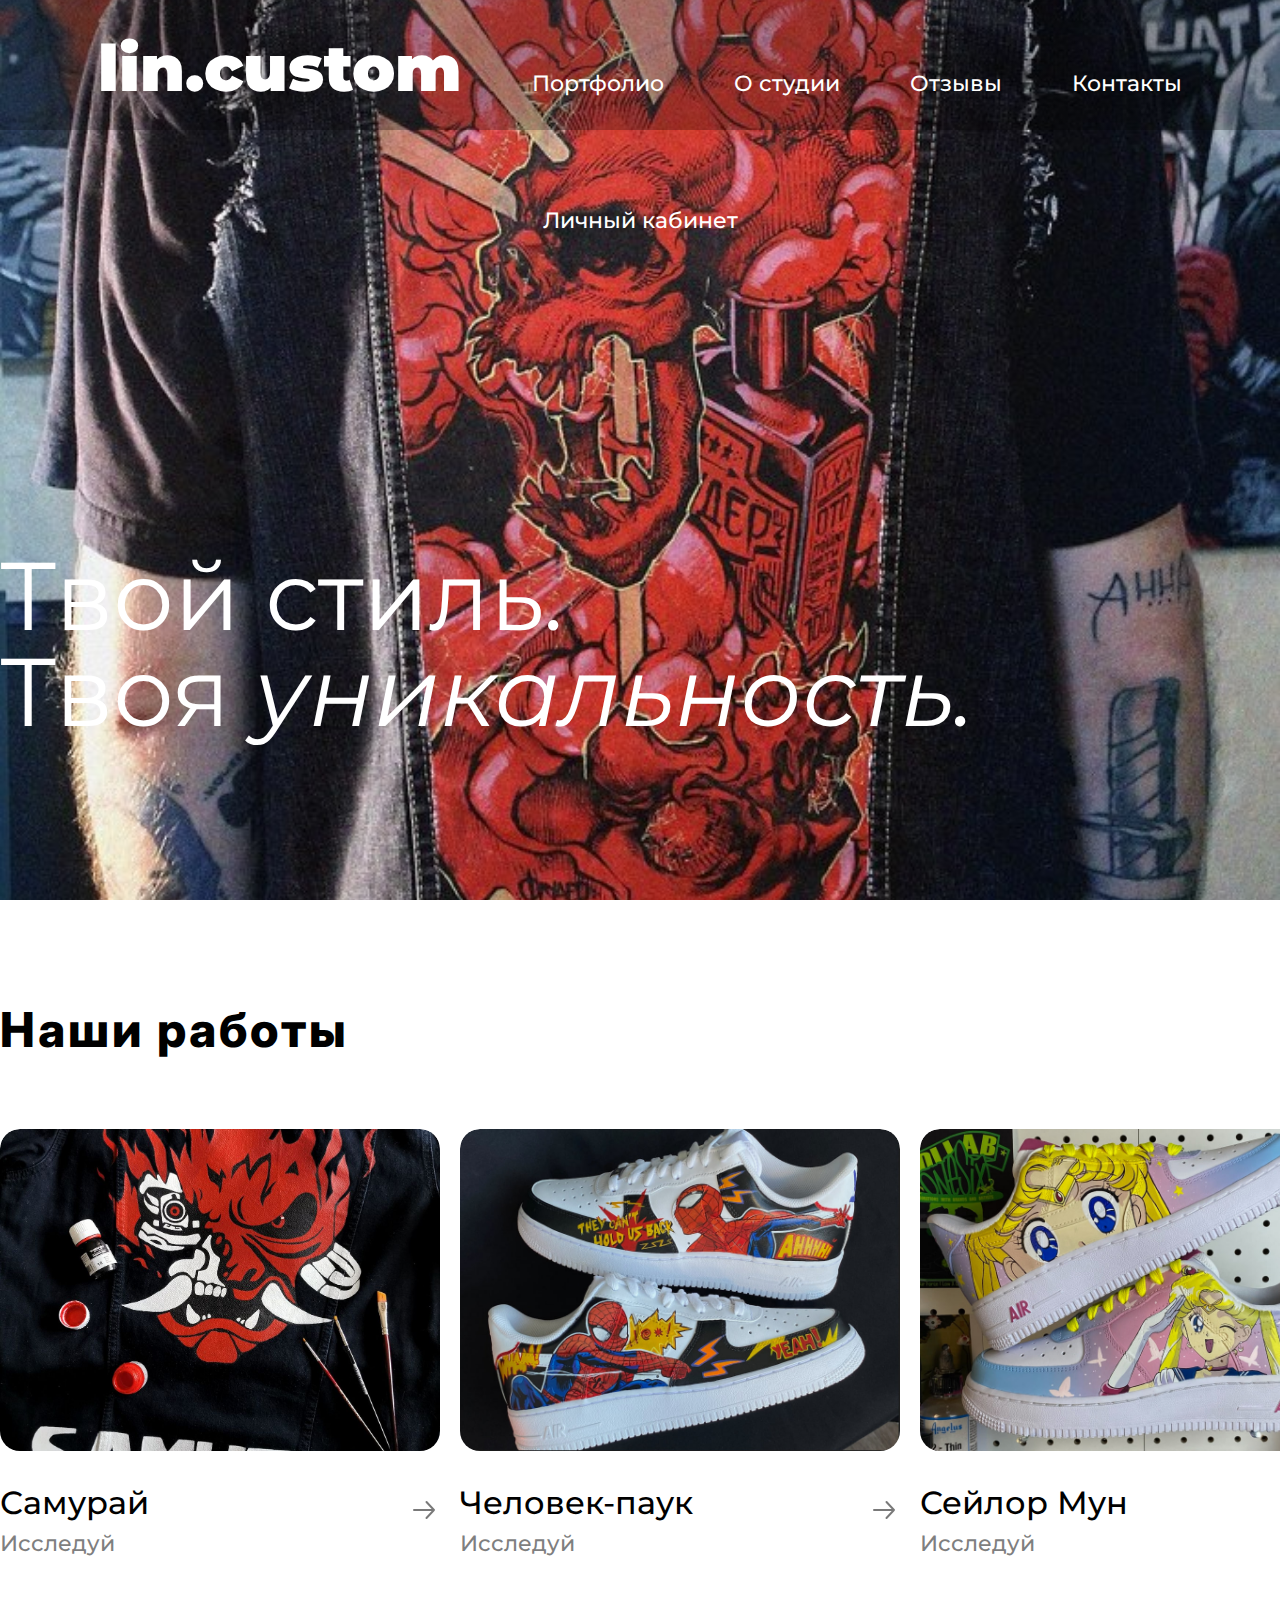
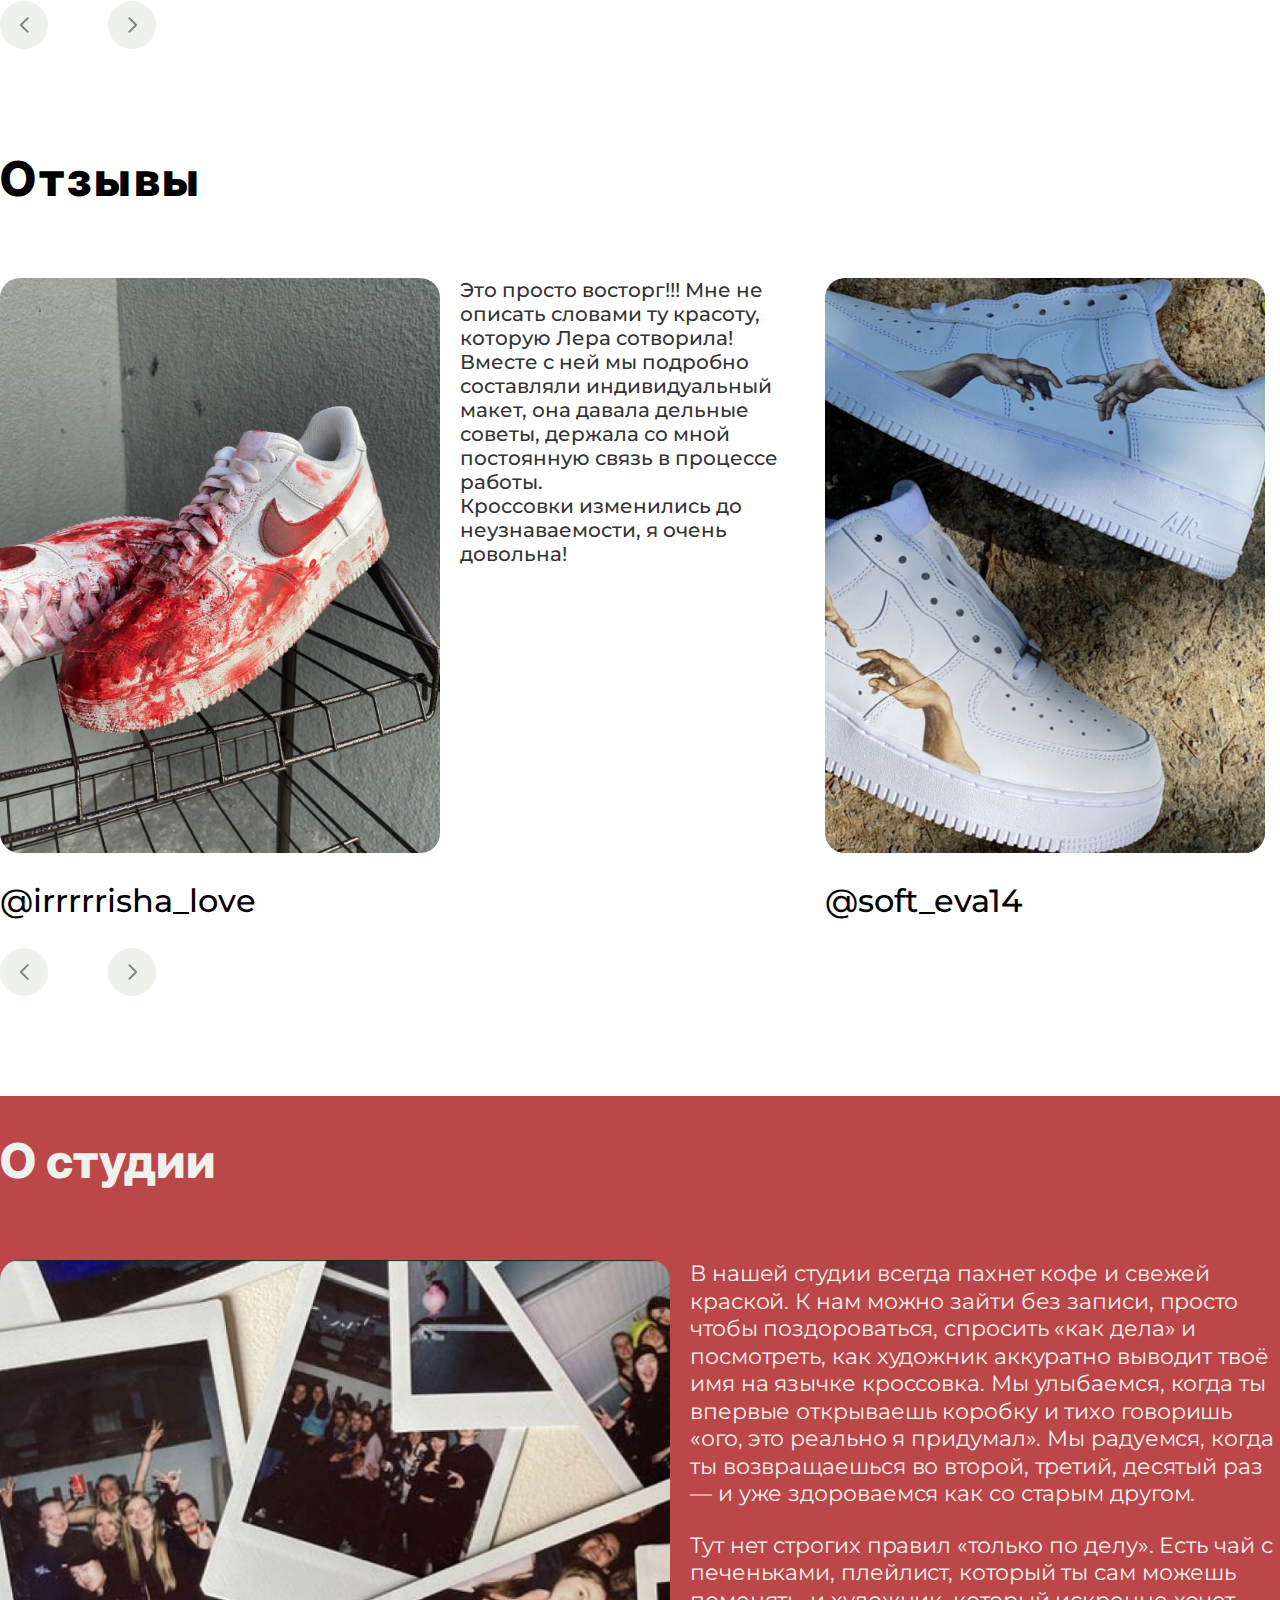
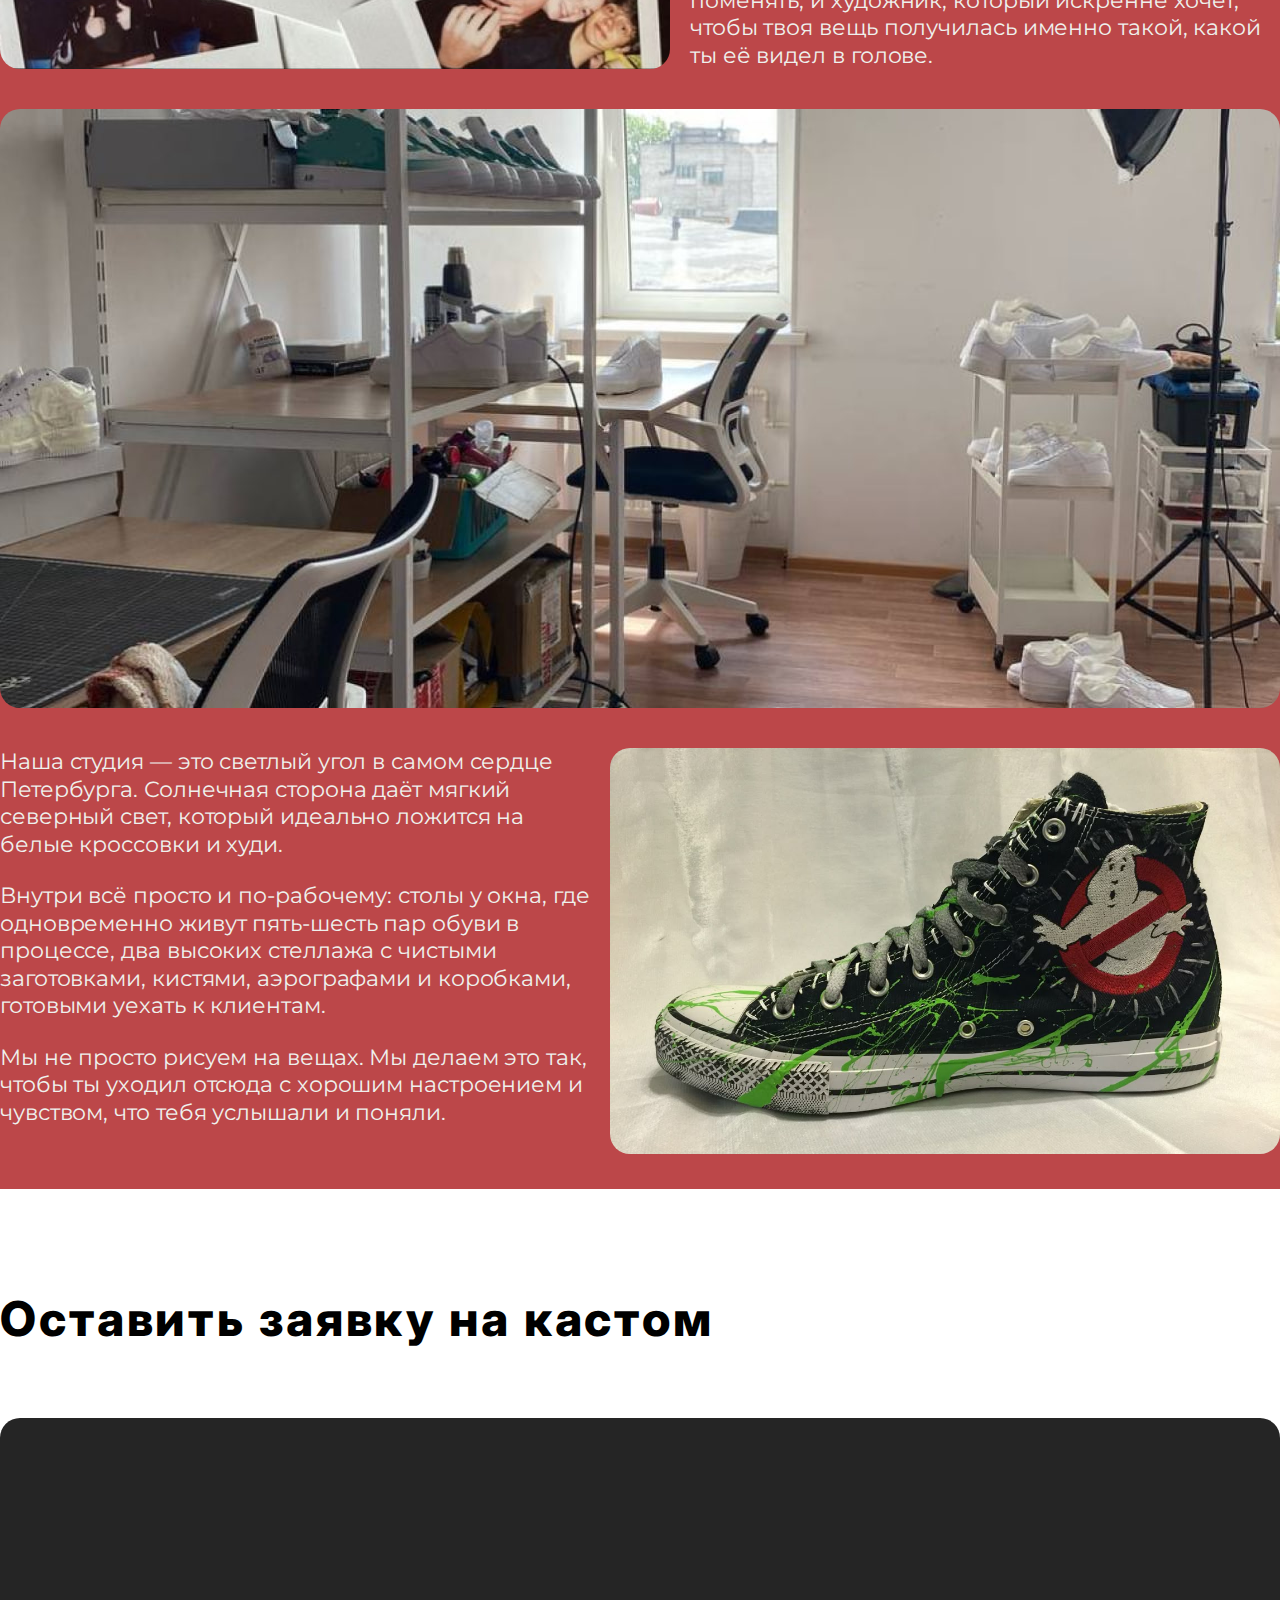
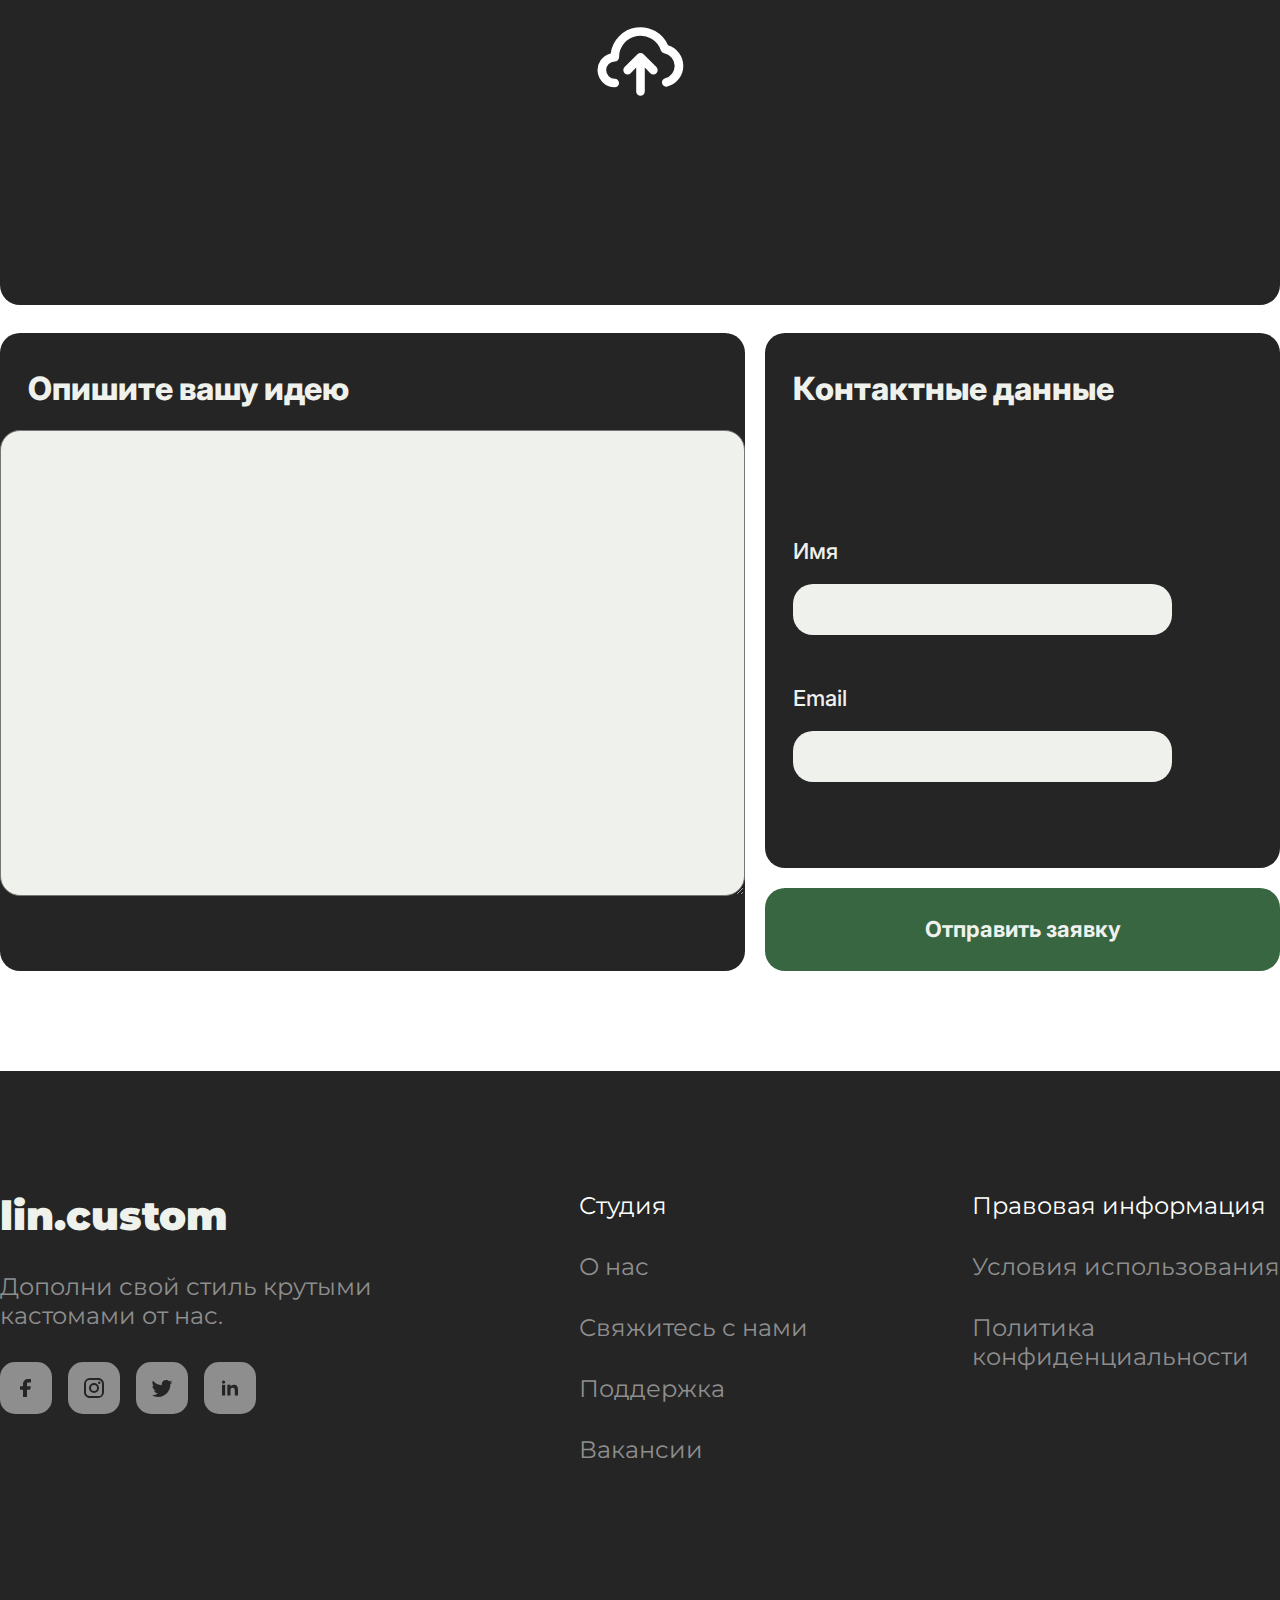
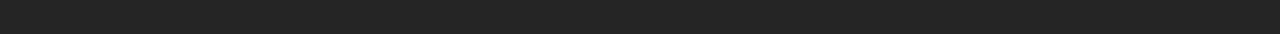
<file: index.html>
<!DOCTYPE html>
<html lang="ru">
  <head>
    <meta charset="UTF-8">
    <meta name="viewport" content="width=device-width, initial-scale=1.0">
    <title>lin.custom</title>
    <link
      href="https://fonts.googleapis.com/css2?family=Montserrat:wght@300;500;900&display=swap"
      rel="stylesheet"
    >

    <link rel="preconnect" href="https://fonts.googleapis.com">
    <link rel="preconnect" href="https://fonts.gstatic.com" crossorigin>
    <link
      href="https://fonts.googleapis.com/css2?family=Inter:ital,opsz,wght@0,14..32,100..900;1,14..32,100..900&family=Montserrat:ital,wght@0,100..900;1,100..900&family=Roboto:ital,wght@0,100..900;1,100..900&display=swap"
      rel="stylesheet"
    >

    <link rel="stylesheet" href="./styles/styles.css" >
  </head>
  <body>
    <header class="hero-header header-main">
      <div class="wrapper">
        <div class="header-container">
          <a href="./index.html" class="logo">lin.custom</a>
          <a href="./portfolio.html" class="header-nav-link">Портфолио</a>
          <a href="./about.html" class="header-nav-link">О студии</a>
          <a href="./index.html#reviews" class="header-nav-link">Отзывы</a>
          <a href="./contacts.html" class="header-nav-link">Контакты</a>
          <a href="./profile.html" class="header-nav-link cabinet"
            >Личный кабинет</a
          >
        </div>

        <div class="hero-text">
          <h1>Твой стиль.<br>Твоя <i>уникальность.</i></h1>
        </div>
      </div>
    </header>

    <section class="section-works">
      <div class="wrapper">
        <h2 class="section-title inter">Наши работы</h2>

        <div class="slider">
          <div class="slider-wrapper">
            <div class="card">
              <a href="./portfolio.html">
                <img
                  src="./images/японскиистиль.jpg"
                  alt="Самурай"
                  class="card-img"
                >
                <h3 class="card-title">Самурай</h3>
                <p class="card-text">Исследуй</p>
                <span class="card-arrow"></span>
              </a>
            </div>
            <div class="card">
              <a href="./portfolio.html">
                <img
                  src="./images/человек-паук.jpg"
                  alt="Человек-паук"
                  class="card-img"
                >
                <h3 class="card-title">Человек-паук</h3>
                <p class="card-text">Исследуй</p>
                <span class="card-arrow"></span>
              </a>
            </div>
            <div class="card">
              <a href="./portfolio.html">
                <img
                  src="./images/сеилормун.jpg"
                  alt="Сейлор Мун"
                  class="card-img"
                >
                <h3 class="card-title">Сейлор Мун</h3>
                <p class="card-text">Исследуй</p>
                <span class="card-arrow"></span>
              </a>
            </div>
            <div class="card">
              <a href="./portfolio.html">
                <img src="./images/куроми.jpg" alt="Куроми" class="card-img" >
                <h3 class="card-title">Куроми</h3>
                <p class="card-text">Исследуй</p>
                <span class="card-arrow"></span>
              </a>
            </div>
            <div class="card">
              <a href="./portfolio.html">
                <img
                  src="./images/вангог.jpg"
                  alt="Ван Гог"
                  class="card-img"
                >
                <h3 class="card-title">Ван Гог</h3>
                <p class="card-text">Исследуй</p>
                <span class="card-arrow"></span>
              </a>
            </div>
            <div class="card">
              <a href="./portfolio.html">
                <img src="./images/готика.jpg" alt="Готика" class="card-img" >
                <h3 class="card-title">Готика</h3>
                <p class="card-text">Исследуй</p>
                <span class="card-arrow"></span>
              </a>
            </div>
            <div class="card">
              <a href="./portfolio.html">
                <img
                  src="./images/абстракция.jpg"
                  alt="Абстракция"
                  class="card-img"
                >
                <h3 class="card-title">Абстракция</h3>
                <p class="card-text">Исследуй</p>
                <span class="card-arrow"></span>
              </a>
            </div>
          </div>
        </div>
        <div class="slider-controls">
          <button class="slider-btn slider-btn-prev" aria-label="Предыдущий">
            <span class="weui--arrow-outlined arrow-left"></span>
          </button>
          <button class="slider-btn slider-btn-next" aria-label="Следующий">
            <span class="weui--arrow-outlined arrow-right"></span>
          </button>
        </div>
      </div>
    </section>

    <section class="section-reviews" id="reviews">
      <div class="wrapper">
        <h2 class="section-title inter">Отзывы</h2>

        <div class="reviews-slider">
          <div class="reviews-slider-wrapper">
            <div class="review">
              <div class="review-photo">
                <img src="./images/отзыв1.jpg" alt="Отзыв" class="review-img" >
                <p class="review-account">@irrrrrisha_love</p>
              </div>
              <div class="review-content">
                <p class="review-text">
                  Это просто восторг!!! Мне не описать словами ту красоту,
                  которую Лера сотворила!<br>
                  Вместе с ней мы подробно составляли индивидуальный макет, она
                  давала дельные советы, держала со мной постоянную связь в
                  процессе работы.<br >
                  Кроссовки изменились до неузнаваемости, я очень довольна!
                </p>
              </div>
            </div>

            <div class="review">
              <div class="review-photo">
                <img src="./images/отзыв2.jpg" alt="Отзыв" class="review-img" >
                <p class="review-account">@soft_eva14</p>
              </div>
              <div class="review-content">
                <p class="review-text">
                  Долго искала студию для кастома любимых кроссовок. Но по итогу
                  остановила выбор на lin.custom.<br>
                  Катя была постоянно на связи, принт качественный,
                  детализированный и не осыпается, чего я больше всего
                  боялась.<br >
                  Для тех, кто ещё сомневается в студии — однозначно выбирайте
                  lin!
                </p>
              </div>
            </div>

            <div class="review">
              <div class="review-photo">
                <img src="./images/отзыв3.jpg" alt="Отзыв" class="review-img" >
                <p class="review-account">@gogo_gr0</p>
              </div>
              <div class="review-content">
                <p class="review-text">
                  Поначалу даже как-то стыдно было обращаться в студию с детским
                  запросом, но я определённо не прогадала.<br>
                  Маша, ты просто невероятный мастер! Рисунок хоть и
                  простенький, но он получился именно таким, каким я его
                  представляла. Она отправляла мне буквально каждую детальку,
                  которую успела нарисовать.<br>
                  100% буду заказывать кастом именно здесь и больше нигде.
                </p>
              </div>
            </div>
          </div>
        </div>

        <div class="slider-controls reviews-controls">
          <button
            class="slider-btn reviews-btn-prev"
            aria-label="Предыдущий отзыв"
          >
            <span class="weui--arrow-outlined arrow-left"></span>
          </button>
          <button
            class="slider-btn reviews-btn-next"
            aria-label="Следующий отзыв"
          >
            <span class="weui--arrow-outlined arrow-right"></span>
          </button>
        </div>
      </div>
    </section>

    <section class="section-about">
      <div class="about-bg"></div>

      <div class="wrapper">
        <h2 class="about-title inter">О студии</h2>

        <div class="about-content">
          <img
            src="./images/остудии1.jpg"
            alt="Наша студия"
            class="about-img"
          >
          <div class="about-texts">
            <p class="about-text about-text--1">
              В нашей студии всегда пахнет кофе и свежей краской. К нам можно
              зайти без записи, просто чтобы поздороваться, спросить «как дела»
              и посмотреть, как художник аккуратно выводит твоё имя на язычке
              кроссовка. Мы улыбаемся, когда ты впервые открываешь коробку и
              тихо говоришь «ого, это реально я придумал». Мы радуемся, когда ты
              возвращаешься во второй, третий, десятый раз — и уже здороваемся
              как со старым другом.
            </p>
            <p class="about-text about-text--2">
              Тут нет строгих правил «только по делу». Есть чай с печеньками,
              плейлист, который ты сам можешь поменять, и художник, который
              искренне хочет, чтобы твоя вещь получилась именно такой, какой ты
              её видел в голове.
            </p>
          </div>
        </div>
        <img
          src="./images/остудии2.jpg"
          alt="Интерьер студии"
          class="about-img-bottom"
        >
        <div class="about-block-2">
          <div class="about-texts-2">
            <p class="about-text">
              Наша студия — это светлый угол в самом сердце Петербурга.
              Солнечная сторона даёт мягкий северный свет, который идеально
              ложится на белые кроссовки и худи.
            </p>
            <p class="about-text">
              Внутри всё просто и по-рабочему: столы у окна, где одновременно
              живут пять-шесть пар обуви в процессе, два высоких стеллажа с
              чистыми заготовками, кистями, аэрографами и коробками, готовыми
              уехать к клиентам.
            </p>
            <p class="about-text">
              Мы не просто рисуем на вещах. Мы делаем это так, чтобы ты уходил
              отсюда с хорошим настроением и чувством, что тебя услышали и
              поняли.
            </p>
          </div>

          <img
            src="./images/гостбастерс.jpg"
            alt="Интерьер студии"
            class="about-img-right"
          >
        </div>
      </div>
    </section>

    <section class="section-contact">
      <div class="wrapper">
        <h2 class="section-title inter">Оставить заявку на кастом</h2>

        <div class="contact-box">
          <button class="contact-btn" aria-label="Оставить заявку">
            <svg
              xmlns="http://www.w3.org/2000/svg"
              width="100"
              height="100"
              viewBox="0 0 24 24"
            >
              <path
                fill="white"
                d="M18.42 8.22a7 7 0 0 0-13.36 1.89A4 4 0 0 0 6 18a1 1 0 0 0 0-2a2 2 0 0 1 0-4a1 1 0 0 0 1-1a5 5 0 0 1 9.73-1.61a1 1 0 0 0 .78.67a3 3 0 0 1 .24 5.84a1 1 0 0 0 .5 1.94a5 5 0 0 0 .17-9.62m-5.71 2.07a1 1 0 0 0-.33-.21a1 1 0 0 0-.76 0a1 1 0 0 0-.33.21l-3 3a1 1 0 0 0 1.42 1.42l1.29-1.3V19a1 1 0 0 0 2 0v-5.59l1.29 1.3a1 1 0 0 0 1.42 0a1 1 0 0 0 0-1.42Z"
              />
            </svg>
          </button>
        </div>

        <div class="contact-form-grid">
          <div class="form-box">
            <h3 class="form-title inter">Опишите вашу идею</h3>
            <textarea class="form-textarea inter"></textarea>
          </div>

          <div class="contacts-column">
            <div class="contacts-box">
              <h3 class="contacts-title inter">Контактные данные</h3>

              <div class="input-group input-group--name">
                <label class="input-label inter">Имя</label>
                <input type="text" class="contact-input inter" >
              </div>

              <div class="input-group input-group--email">
                <label class="input-label inter">Email</label>
                <input type="email" class="contact-input inter" >
              </div>
            </div>

            <div class="submit-btn inter">Отправить заявку</div>
          </div>
        </div>
      </div>
    </section>

    <footer class="footer">
      <div class="wrapper">
        <div class="footer-block">
          <div class="footer-logo-section">
            <h3 class="footer-logo">lin.custom</h3>
            <p class="footer-tagline">
              Дополни свой стиль крутыми кастомами от нас.
            </p>
            <div class="social-icons">
              <a
                href="https://facebook.com"
                target="_blank"
                class="social-icon"
              >
                <svg
                  xmlns="http://www.w3.org/2000/svg"
                  width="24"
                  height="24"
                  viewBox="0 0 24 24"
                >
                  <path
                    fill="currentColor"
                    d="M17 3.5a.5.5 0 0 0-.5-.5H14a4.77 4.77 0 0 0-5 4.5v2.7H6.5a.5.5 0 0 0-.5.5v2.6a.5.5 0 0 0 .5.5H9v6.7a.5.5 0 0 0 .5.5h3a.5.5 0 0 0 .5-.5v-6.7h2.62a.5.5 0 0 0 .49-.37l.72-2.6a.5.5 0 0 0-.48-.63H13V7.5a1 1 0 0 1 1-.9h2.5a.5.5 0 0 0 .5-.5Z"
                  />
                </svg>
              </a>
              <a
                href="https://instagram.com"
                target="_blank"
                class="social-icon"
              >
                <svg
                  xmlns="http://www.w3.org/2000/svg"
                  width="24"
                  height="24"
                  viewBox="0 0 24 24"
                >
                  <path
                    fill="currentColor"
                    d="M7.8 2h8.4C19.4 2 22 4.6 22 7.8v8.4a5.8 5.8 0 0 1-5.8 5.8H7.8C4.6 22 2 19.4 2 16.2V7.8A5.8 5.8 0 0 1 7.8 2m-.2 2A3.6 3.6 0 0 0 4 7.6v8.8C4 18.39 5.61 20 7.6 20h8.8a3.6 3.6 0 0 0 3.6-3.6V7.6C20 5.61 18.39 4 16.4 4zm9.65 1.5a1.25 1.25 0 0 1 1.25 1.25A1.25 1.25 0 0 1 17.25 8A1.25 1.25 0 0 1 16 6.75a1.25 1.25 0 0 1 1.25-1.25M12 7a5 5 0 0 1 5 5a5 5 0 0 1-5 5a5 5 0 0 1-5-5a5 5 0 0 1 5-5m0 2a3 3 0 0 0-3 3a3 3 0 0 0 3 3a3 3 0 0 0 3-3a3 3 0 0 0-3-3"
                  />
                </svg>
              </a>
              <a href="https://x.com" target="_blank" class="social-icon">
                <svg
                  xmlns="http://www.w3.org/2000/svg"
                  width="24"
                  height="24"
                  viewBox="0 0 24 24"
                >
                  <path
                    fill="currentColor"
                    d="M22.46 6c-.77.35-1.6.58-2.46.69c.88-.53 1.56-1.37 1.88-2.38c-.83.5-1.75.85-2.72 1.05C18.37 4.5 17.26 4 16 4c-2.35 0-4.27 1.92-4.27 4.29c0 .34.04.67.11.98C8.28 9.09 5.11 7.38 3 4.79c-.37.63-.58 1.37-.58 2.15c0 1.49.75 2.81 1.91 3.56c-.71 0-1.37-.2-1.95-.5v.03c0 2.08 1.48 3.82 3.44 4.21a4.2 4.2 0 0 1-1.93.07a4.28 4.28 0 0 0 4 2.98a8.52 8.52 0 0 1-5.33 1.84q-.51 0-1.02-.06C3.44 20.29 5.7 21 8.12 21C16 21 20.33 14.46 20.33 8.79c0-.19 0-.37-.01-.56c.84-.6 1.56-1.36 2.14-2.23"
                  />
                </svg>
              </a>
              <a
                href="https://linkedin.com"
                target="_blank"
                class="social-icon"
              >
                <svg
                  xmlns="http://www.w3.org/2000/svg"
                  width="24"
                  height="24"
                  viewBox="0 0 24 24"
                >
                  <g fill="currentColor">
                    <path
                      fill-rule="evenodd"
                      d="M12.51 8.796v1.697a3.74 3.74 0 0 1 3.288-1.684c3.455 0 4.202 2.16 4.202 4.97V19.5h-3.2v-5.072c0-1.21-.244-2.766-2.128-2.766c-1.827 0-2.139 1.317-2.139 2.676V19.5h-3.19V8.796h3.168ZM7.2 6.106a1.61 1.61 0 0 1-.988 1.483a1.595 1.595 0 0 1-1.743-.348A1.607 1.607 0 0 1 5.6 4.5a1.6 1.6 0 0 1 1.6 1.606"
                      clip-rule="evenodd"
                    />
                    <path d="M7.2 8.809H4V19.5h3.2z"/>
                  </g>
                </svg>
              </a>
            </div>
          </div>
        </div>

        <div class="footer-block">
          <div class="footer-links">
            <a href="#" class="footer-link" id="studio">Студия</a>
            <a href="./about.html" class="footer-link">О нас</a>
            <a href="./contacts.html" class="footer-link">Свяжитесь с нами</a>
            <a href="#" class="footer-link">Поддержка</a>
            <a href="#" class="footer-link">Вакансии</a>
          </div>
        </div>

        <div class="footer-block">
          <div class="footer-links">
            <a href="#" class="footer-link" id="info">Правовая информация</a>
            <a href="#" class="footer-link">Условия использования</a>
            <a href="#" class="footer-link">Политика<br>конфиденциальности</a>
          </div>
        </div>
      </div>
    </footer>

    <script src="./scripts/script.js"></script>
  </body>
</html>
</file>
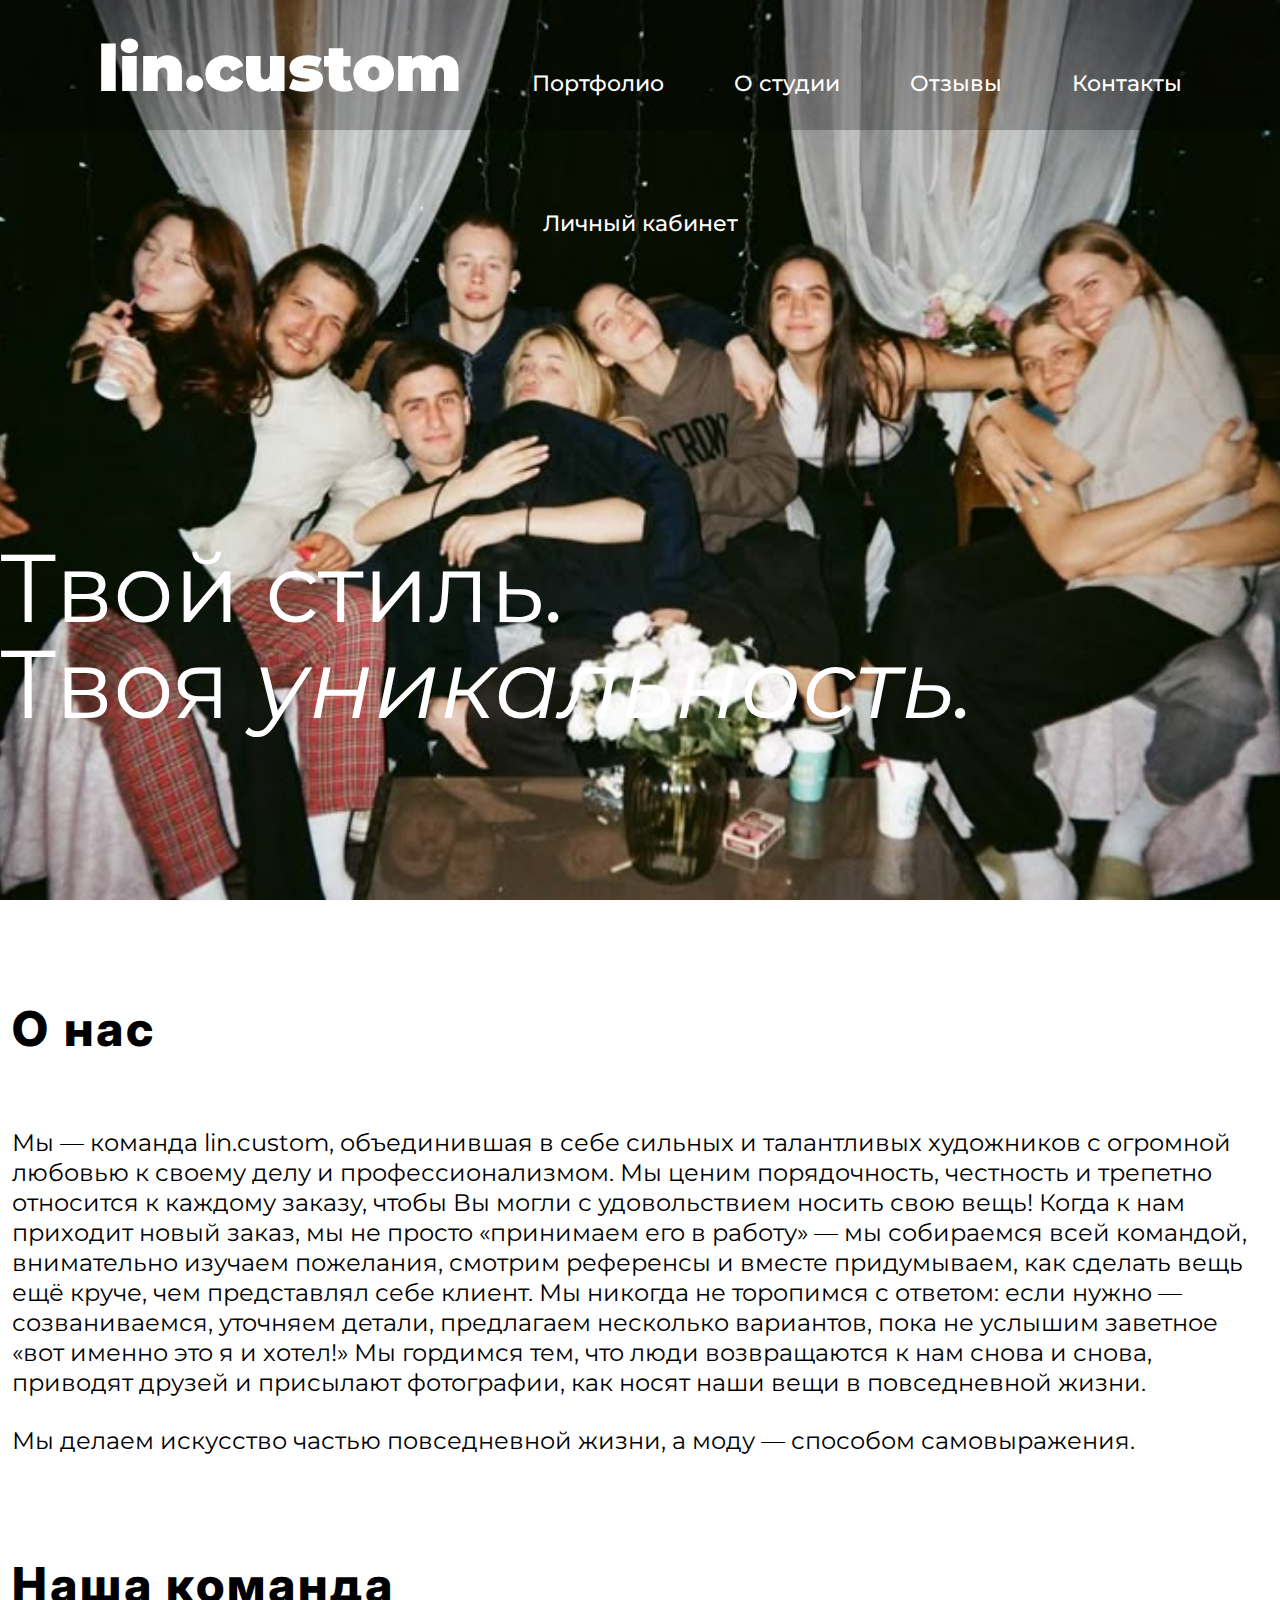
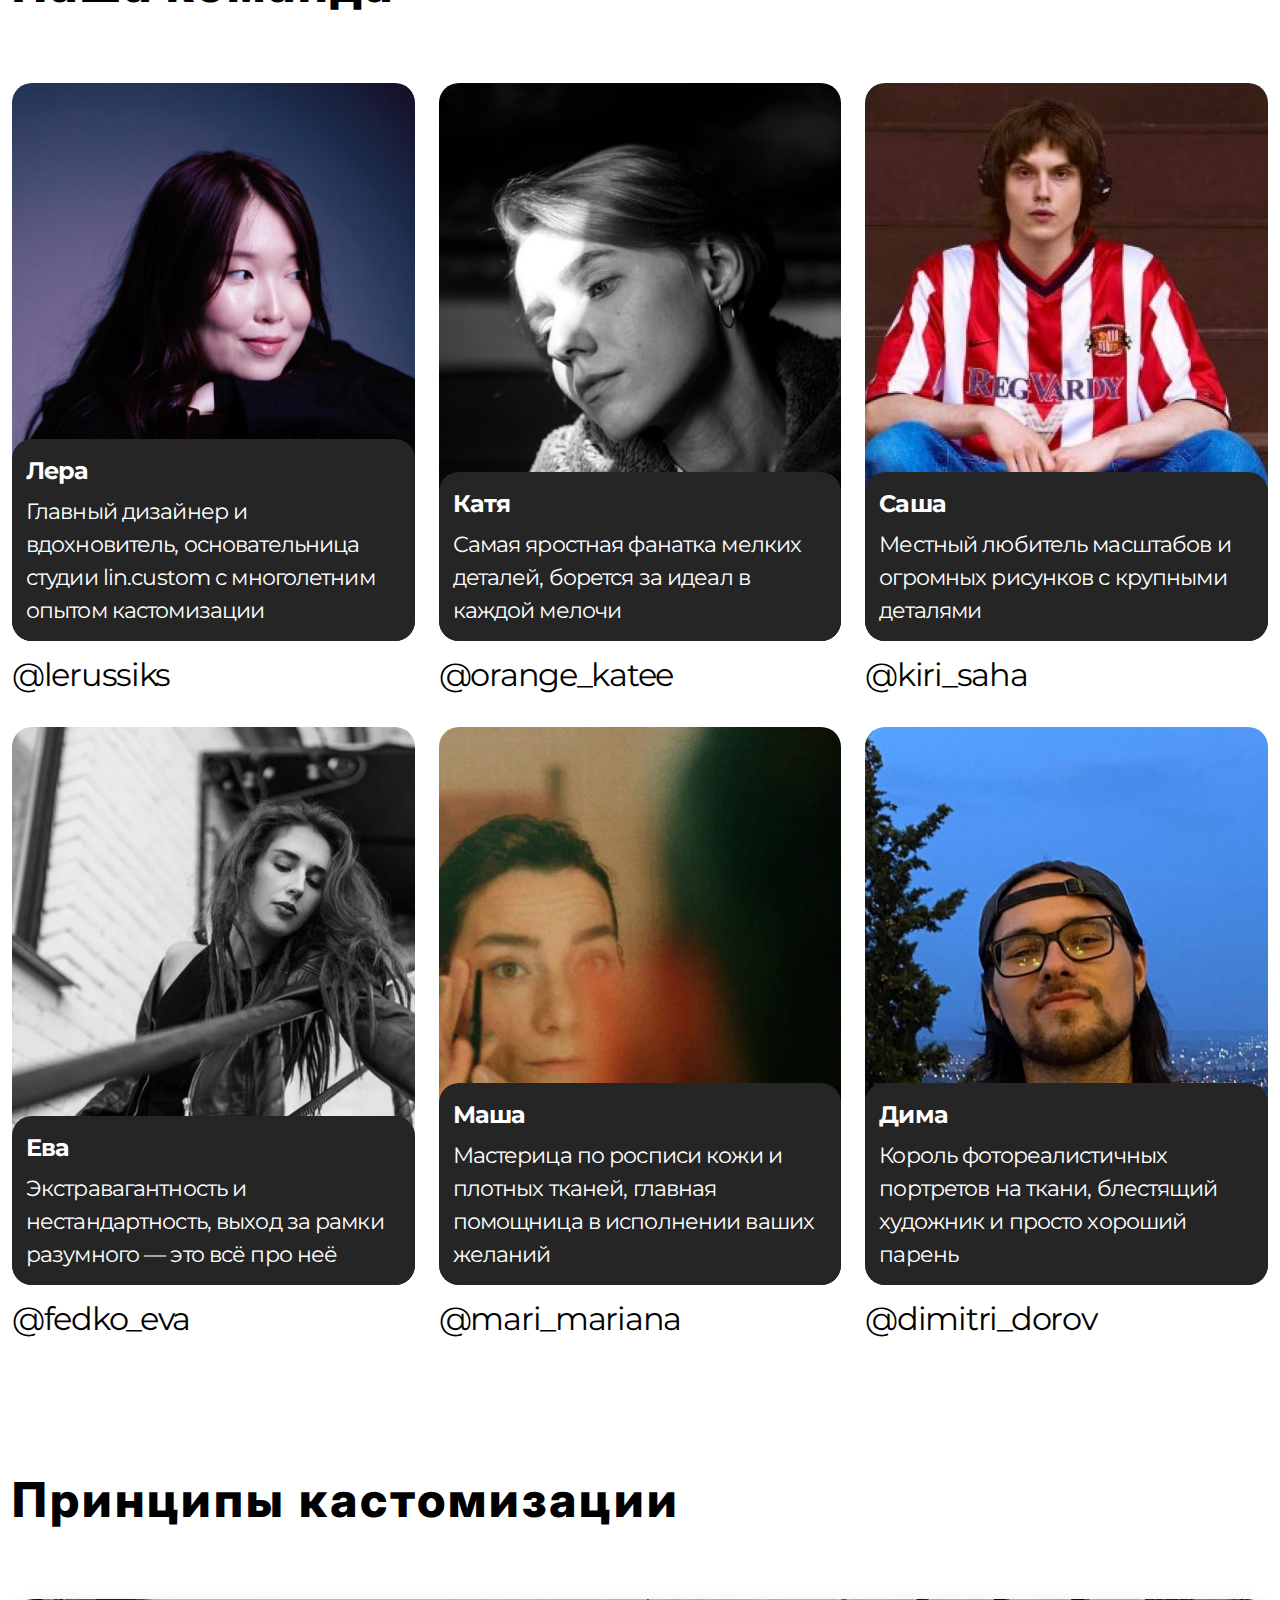
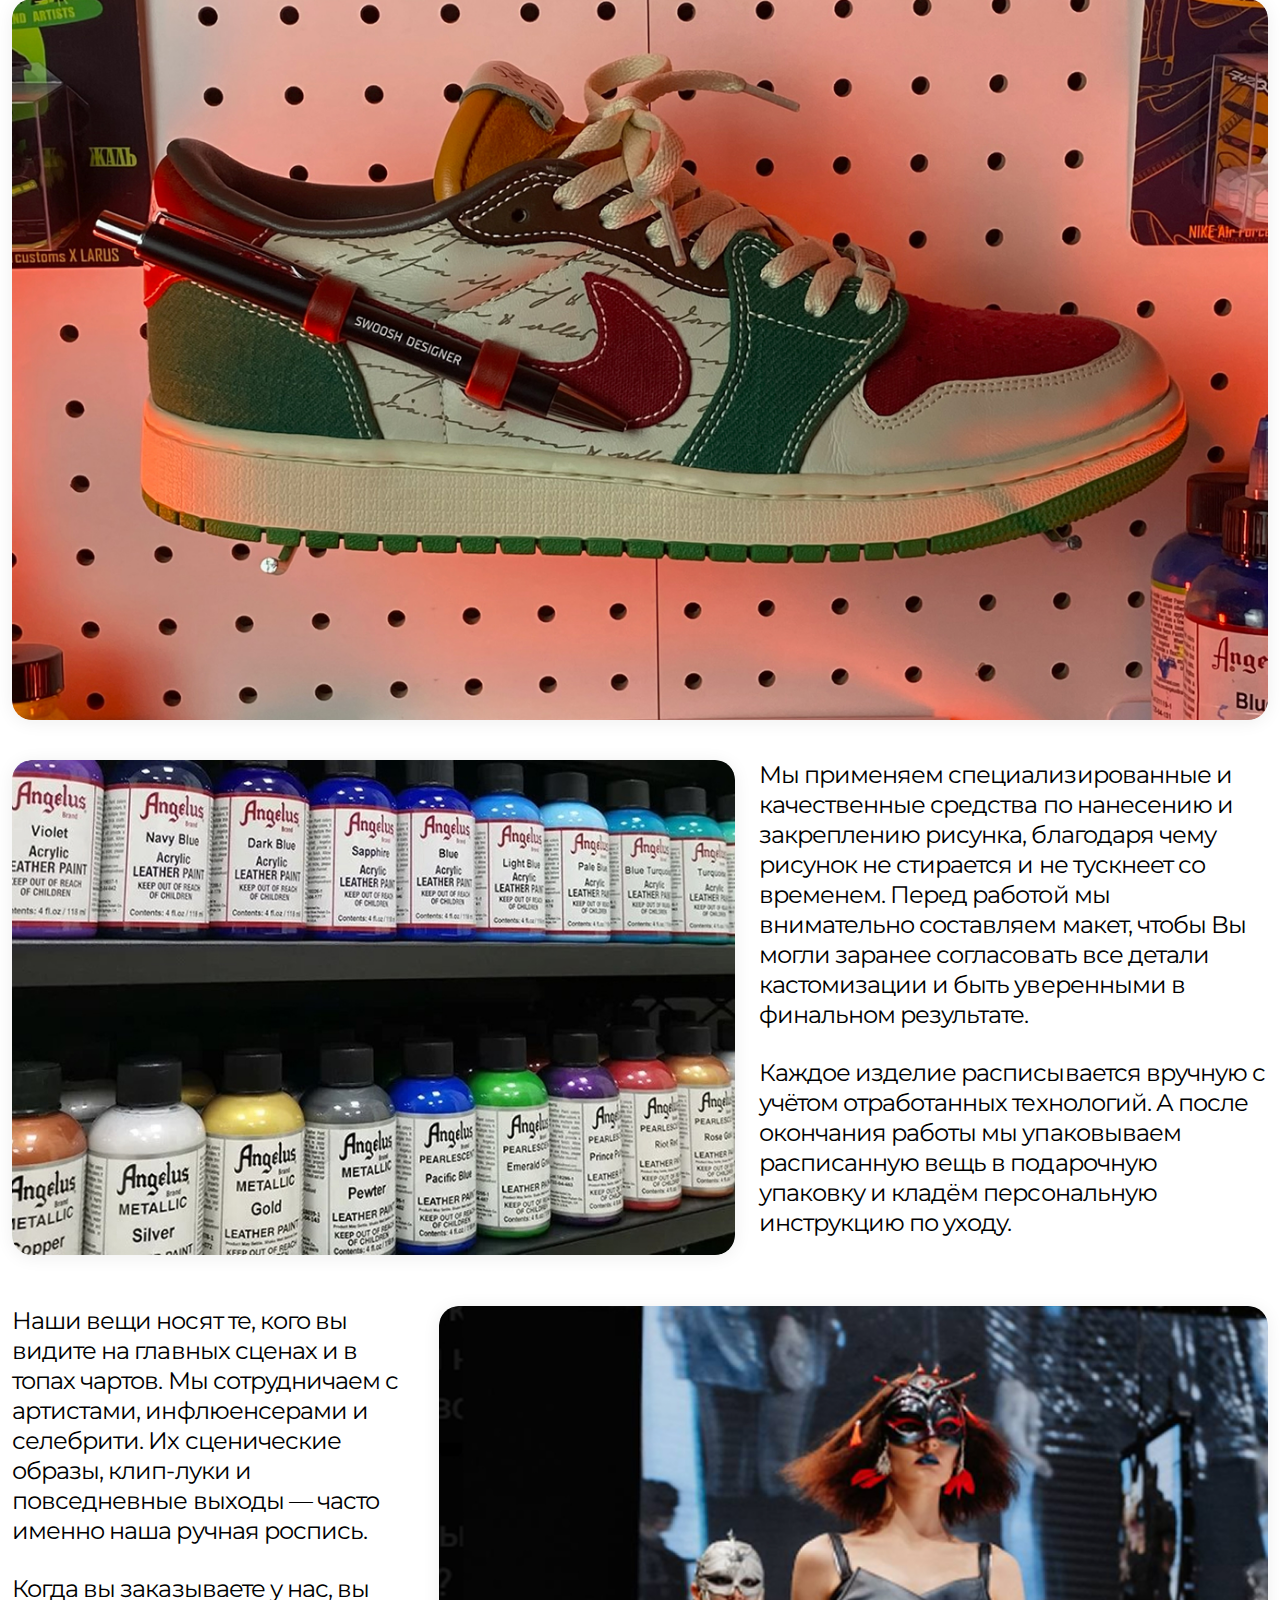
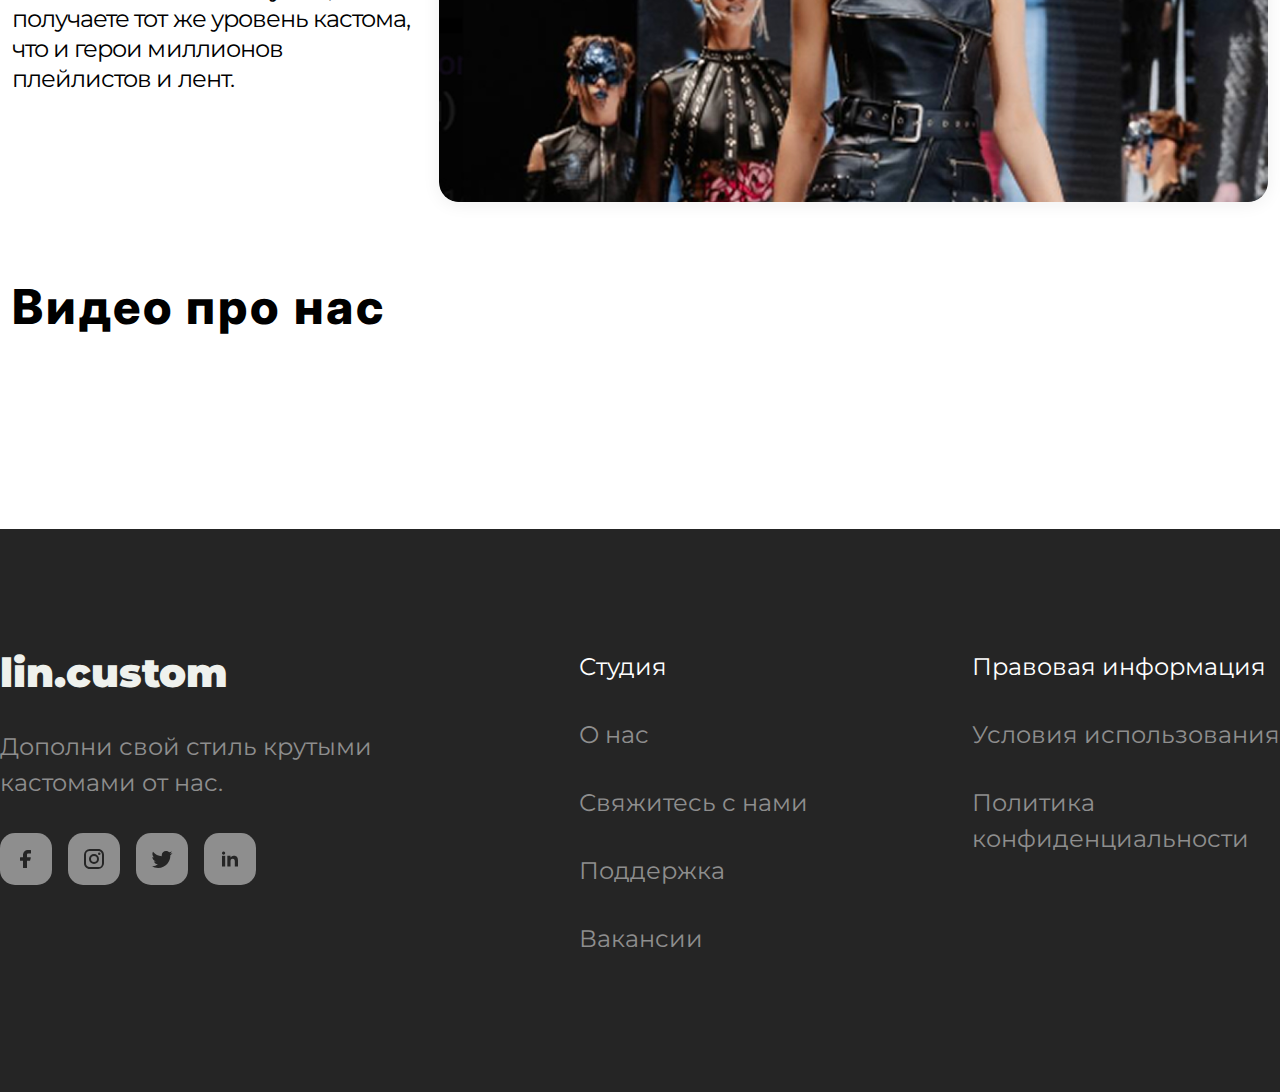
<file: about.html>
<!DOCTYPE html>
<html lang="ru">
  <head>
    <meta charset="UTF-8">
    <meta name="viewport" content="width=device-width, initial-scale=1.0">
    <title>lin.custom</title>
    <link
      href="https://fonts.googleapis.com/css2?family=Montserrat:wght@300;500;900&display=swap"
      rel="stylesheet">

    <link rel="preconnect" href="https://fonts.googleapis.com">
    <link rel="preconnect" href="https://fonts.gstatic.com" crossorigin>
    <link
      href="https://fonts.googleapis.com/css2?family=Inter:ital,opsz,wght@0,14..32,100..900;1,14..32,100..900&family=Montserrat:ital,wght@0,100..900;1,100..900&family=Roboto:ital,wght@0,100..900;1,100..900&display=swap"
      rel="stylesheet">
    <link
      href="https://cdn.jsdelivr.net/npm/bootstrap@5.3.3/dist/css/bootstrap.min.css"
      rel="stylesheet"
      crossorigin="anonymous">
    <link rel="stylesheet" href="./styles/styles.css">
    <link rel="stylesheet" href="./styles/about-page.css">
  </head>
  <body>
    <header class="hero-header header-about">
      <div class="wrapper">
        <div class="header-container">
          <a href="./index.html" class="logo">lin.custom</a>
          <a href="./portfolio.html" class="header-nav-link">Портфолио</a>
          <a href="./about.html" class="header-nav-link">О студии</a>
          <a href="./index.html#reviews" class="header-nav-link">Отзывы</a>
          <a href="./contacts.html" class="header-nav-link">Контакты</a>
          <a href="./profile.html" class="header-nav-link cabinet"
            >Личный кабинет</a>
        </div>
        <div class="hero-text">
          <h1>Твой стиль.<br>Твоя <i>уникальность.</i></h1>
        </div>
      </div>
    </header>
    <section class="about container">
      <h2 class="section-title inter">О нас</h2>
      <p class="about-description">
        Мы — команда lin.custom, объединившая в себе сильных и талантливых
        художников с огромной любовью к своему делу и профессионализмом. Мы
        ценим порядочность, честность и трепетно относится к каждому заказу,
        чтобы Вы могли с удовольствием носить свою вещь! Когда к нам приходит
        новый заказ, мы не просто «принимаем его в работу» — мы собираемся всей
        командой, внимательно изучаем пожелания, смотрим референсы и вместе
        придумываем, как сделать вещь ещё круче, чем представлял себе клиент. Мы
        никогда не торопимся с ответом: если нужно — созваниваемся, уточняем
        детали, предлагаем несколько вариантов, пока не услышим заветное «вот
        именно это я и хотел!» Мы гордимся тем, что люди возвращаются к нам
        снова и снова, приводят друзей и присылают фотографии, как носят наши
        вещи в повседневной жизни.
      </p>
      <p class="about-description">
        Мы делаем искусство частью повседневной жизни, а моду — способом
        самовыражения.
      </p>
    </section>
    <section class="about-team">
      <div class="container">
        <h2 class="about-team-title section-title inter">Наша команда</h2>
        <div class="row about-grid">
          <div class="col-4 team-card">
            <div class="position-relative overflow-hidden">
              <img
                src="./images/photo_2025-11-17_14-59-06.jpg"
                alt="Лера"
                class="team-photo w-100 d-block">
              <div
                class="team-caption position-absolute bottom-0 start-0 w-100"
              >
                <div class="fw-bold team-title">Лера</div>
                Главный дизайнер и вдохновитель, основательница студии
                lin.custom с многолетним опытом кастомизации
              </div>
            </div>
            <div class="team-username">@lerussiks</div>
          </div>
          <div class="col-4 team-card">
            <div class="position-relative overflow-hidden">
              <img
                src="./images/катя.jpg"
                alt="Катя"
                class="team-photo w-100 d-block">
              <div
                class="team-caption position-absolute bottom-0 start-0 w-100">
                <div class="fw-bold team-title">Катя</div>
                Самая яростная фанатка мелких деталей, борется за идеал в каждой
                мелочи
              </div>
            </div>
            <div class="team-username">@orange_katee</div>
          </div>
          <div class="col-4 team-card">
            <div class="position-relative overflow-hidden">
              <img
                src="./images/саша.jpg"
                alt="Саша"
                class="team-photo w-100 d-block">
              <div
                class="team-caption position-absolute bottom-0 start-0 w-100">
                <div class="fw-bold team-title">Саша</div>
                Местный любитель масштабов и огромных рисунков с крупными
                деталями
              </div>
            </div>
            <div class="team-username">@kiri_saha</div>
          </div>
          <div class="col-4 team-card">
            <div class="position-relative overflow-hidden">
              <img
                src="./images/ева.jpg"
                alt="Ева"
                class="team-photo w-100 d-block"
              >
              <div
                class="team-caption position-absolute bottom-0 start-0 w-100">
                <div class="fw-bold team-title">Ева</div>
                Экстравагантность и нестандартность, выход за рамки разумного —
                это всё про неё
              </div>
            </div>
            <div class="team-username">@fedko_eva</div>
          </div>
          <div class="col-4 team-card">
            <div class="position-relative overflow-hidden">
              <img
                src="./images/маша.jpg"
                alt="Маша"
                class="team-photo w-100 d-block"
              >
              <div
                class="team-caption position-absolute bottom-0 start-0 w-100">
                <div class="fw-bold team-title">Маша</div>
                Мастерица по росписи кожи и плотных тканей, главная помощница в
                исполнении ваших желаний
              </div>
            </div>
            <div class="team-username">@mari_mariana</div>
          </div>
          <div class="col-4 team-card">
            <div class="position-relative overflow-hidden">
              <img
                src="./images/дима.jpg"
                alt="Дима"
                class="team-photo w-100 d-block">
              <div
                class="team-caption position-absolute bottom-0 start-0 w-100"
              >
                <div class="fw-bold team-title">Дима</div>
                Король фотореалистичных портретов на ткани, блестящий художник и
                просто хороший парень
              </div>
            </div>
            <div class="team-username">@dimitri_dorov</div>
          </div>
        </div>
      </div>
    </section>

    <section class="about-custom">
      <div class="container">
        <h2 class="about-custom-title section-title inter">
          Принципы кастомизации
        </h2>
        <div class="col-12 about-custom-top">
          <img
            src="./images/Rectangle91.jpg"
            alt="Краски Angelus"
            class="img-fluid w-100 custom-main-img"
            loading="lazy"
          >
        </div>
        <div class="row">
          <div class="col-7">
            <img
              src="./images/Rectangle92.jpg"
              alt="Краски Angelus"
              class="img-fluid w-100 custom-main-img"
              loading="lazy"
            >
          </div>
          <div class="col-5">
            <div class="custom-block-text">
              <p>
                Мы применяем специализированные и качественные средства по
                нанесению и закреплению рисунка, благодаря чему рисунок не
                стирается и не тускнеет со временем. Перед работой мы
                внимательно составляем макет, чтобы Вы могли заранее согласовать
                все детали кастомизации и быть уверенными в финальном
                результате.
              </p>
              <p>
                Каждое изделие расписывается вручную с учётом отработанных
                технологий. А после окончания работы мы упаковываем расписанную
                вещь в подарочную упаковку и кладём персональную инструкцию по
                уходу.
              </p>
            </div>
          </div>
        </div>
        <div class="row">
          <div class="col-4">
            <div class="custom-block-text">
              <p>
                Наши вещи носят те, кого вы видите на главных сценах и в топах
                чартов. Мы сотрудничаем с артистами, инфлюенсерами и селебрити.
                Их сценические образы, клип-луки и повседневные выходы — часто
                именно наша ручная роспись.
              </p>
              <p>
                Когда вы заказываете у нас, вы получаете тот же уровень кастома,
                что и герои миллионов плейлистов и лент.
              </p>
            </div>
          </div>
          <div class="col-8">
            <img
              src="./images/Rectangle93.jpg"
              alt="Подиум"
              class="img-fluid w-100 custom-main-img"
              loading="lazy"
            >
          </div>
        </div>
      </div>
    </section>

    <section class="about-bottom">
      <div class="container">
        <h2 class="about-bottom-title section-title inter">Видео про нас</h2>
        <div class="row justify-content-center">
          <div class="col-12">
            <img
              src="./images/photo_2025-11-17_15-29-29.jpg"
              alt="Видео про нас"
              class="img-fluid w-100 video-preview-img"
              loading="lazy"
            >
          </div>
        </div>
      </div>
    </section>

    <footer class="footer">
      <div class="wrapper">
        <div class="footer-block">
          <div class="footer-logo-section">
            <h3 class="footer-logo">lin.custom</h3>
            <p class="footer-tagline">
              Дополни свой стиль крутыми кастомами от нас.
            </p>
            <div class="social-icons">
              <a
                href="https://facebook.com"
                target="_blank"
                class="social-icon"
              >
                <svg
                  xmlns="http://www.w3.org/2000/svg"
                  width="24"
                  height="24"
                  viewBox="0 0 24 24"
                >
                  <path
                    fill="currentColor"
                    d="M17 3.5a.5.5 0 0 0-.5-.5H14a4.77 4.77 0 0 0-5 4.5v2.7H6.5a.5.5 0 0 0-.5.5v2.6a.5.5 0 0 0 .5.5H9v6.7a.5.5 0 0 0 .5.5h3a.5.5 0 0 0 .5-.5v-6.7h2.62a.5.5 0 0 0 .49-.37l.72-2.6a.5.5 0 0 0-.48-.63H13V7.5a1 1 0 0 1 1-.9h2.5a.5.5 0 0 0 .5-.5Z"
                  />
                </svg>
              </a>
              <a
                href="https://instagram.com"
                target="_blank"
                class="social-icon"
              >
                <svg
                  xmlns="http://www.w3.org/2000/svg"
                  width="24"
                  height="24"
                  viewBox="0 0 24 24"
                >
                  <path
                    fill="currentColor"
                    d="M7.8 2h8.4C19.4 2 22 4.6 22 7.8v8.4a5.8 5.8 0 0 1-5.8 5.8H7.8C4.6 22 2 19.4 2 16.2V7.8A5.8 5.8 0 0 1 7.8 2m-.2 2A3.6 3.6 0 0 0 4 7.6v8.8C4 18.39 5.61 20 7.6 20h8.8a3.6 3.6 0 0 0 3.6-3.6V7.6C20 5.61 18.39 4 16.4 4zm9.65 1.5a1.25 1.25 0 0 1 1.25 1.25A1.25 1.25 0 0 1 17.25 8A1.25 1.25 0 0 1 16 6.75a1.25 1.25 0 0 1 1.25-1.25M12 7a5 5 0 0 1 5 5a5 5 0 0 1-5 5a5 5 0 0 1-5-5a5 5 0 0 1 5-5m0 2a3 3 0 0 0-3 3a3 3 0 0 0 3 3a3 3 0 0 0 3-3a3 3 0 0 0-3-3"
                  />
                </svg>
              </a>
              <a href="https://x.com" target="_blank" class="social-icon">
                <svg
                  xmlns="http://www.w3.org/2000/svg"
                  width="24"
                  height="24"
                  viewBox="0 0 24 24"
                >
                  <path
                    fill="currentColor"
                    d="M22.46 6c-.77.35-1.6.58-2.46.69c.88-.53 1.56-1.37 1.88-2.38c-.83.5-1.75.85-2.72 1.05C18.37 4.5 17.26 4 16 4c-2.35 0-4.27 1.92-4.27 4.29c0 .34.04.67.11.98C8.28 9.09 5.11 7.38 3 4.79c-.37.63-.58 1.37-.58 2.15c0 1.49.75 2.81 1.91 3.56c-.71 0-1.37-.2-1.95-.5v.03c0 2.08 1.48 3.82 3.44 4.21a4.2 4.2 0 0 1-1.93.07a4.28 4.28 0 0 0 4 2.98a8.52 8.52 0 0 1-5.33 1.84q-.51 0-1.02-.06C3.44 20.29 5.7 21 8.12 21C16 21 20.33 14.46 20.33 8.79c0-.19 0-.37-.01-.56c.84-.6 1.56-1.36 2.14-2.23"
                  />
                </svg>
              </a>
              <a
                href="https://linkedin.com"
                target="_blank"
                class="social-icon"
              >
                <svg
                  xmlns="http://www.w3.org/2000/svg"
                  width="24"
                  height="24"
                  viewBox="0 0 24 24"
                >
                  <g fill="currentColor">
                    <path
                      fill-rule="evenodd"
                      d="M12.51 8.796v1.697a3.74 3.74 0 0 1 3.288-1.684c3.455 0 4.202 2.16 4.202 4.97V19.5h-3.2v-5.072c0-1.21-.244-2.766-2.128-2.766c-1.827 0-2.139 1.317-2.139 2.676V19.5h-3.19V8.796h3.168ZM7.2 6.106a1.61 1.61 0 0 1-.988 1.483a1.595 1.595 0 0 1-1.743-.348A1.607 1.607 0 0 1 5.6 4.5a1.6 1.6 0 0 1 1.6 1.606"
                      clip-rule="evenodd"
                    />
                    <path d="M7.2 8.809H4V19.5h3.2z"/>
                  </g>
                </svg>
              </a>
            </div>
          </div>
        </div>

        <div class="footer-block">
          <div class="footer-links">
            <a href="#" class="footer-link" id="studio">Студия</a>
            <a href="./about.html" class="footer-link">О нас</a>
            <a href="./contacts.html" class="footer-link">Свяжитесь с нами</a>
            <a href="#" class="footer-link">Поддержка</a>
            <a href="#" class="footer-link">Вакансии</a>
          </div>
        </div>

        <div class="footer-block">
          <div class="footer-links">
            <a href="#" class="footer-link" id="info">Правовая информация</a>
            <a href="#" class="footer-link">Условия использования</a>
            <a href="#" class="footer-link">Политика<br>конфиденциальности</a>
          </div>
        </div>
      </div>
    </footer>
  </body>
</html>
</file>
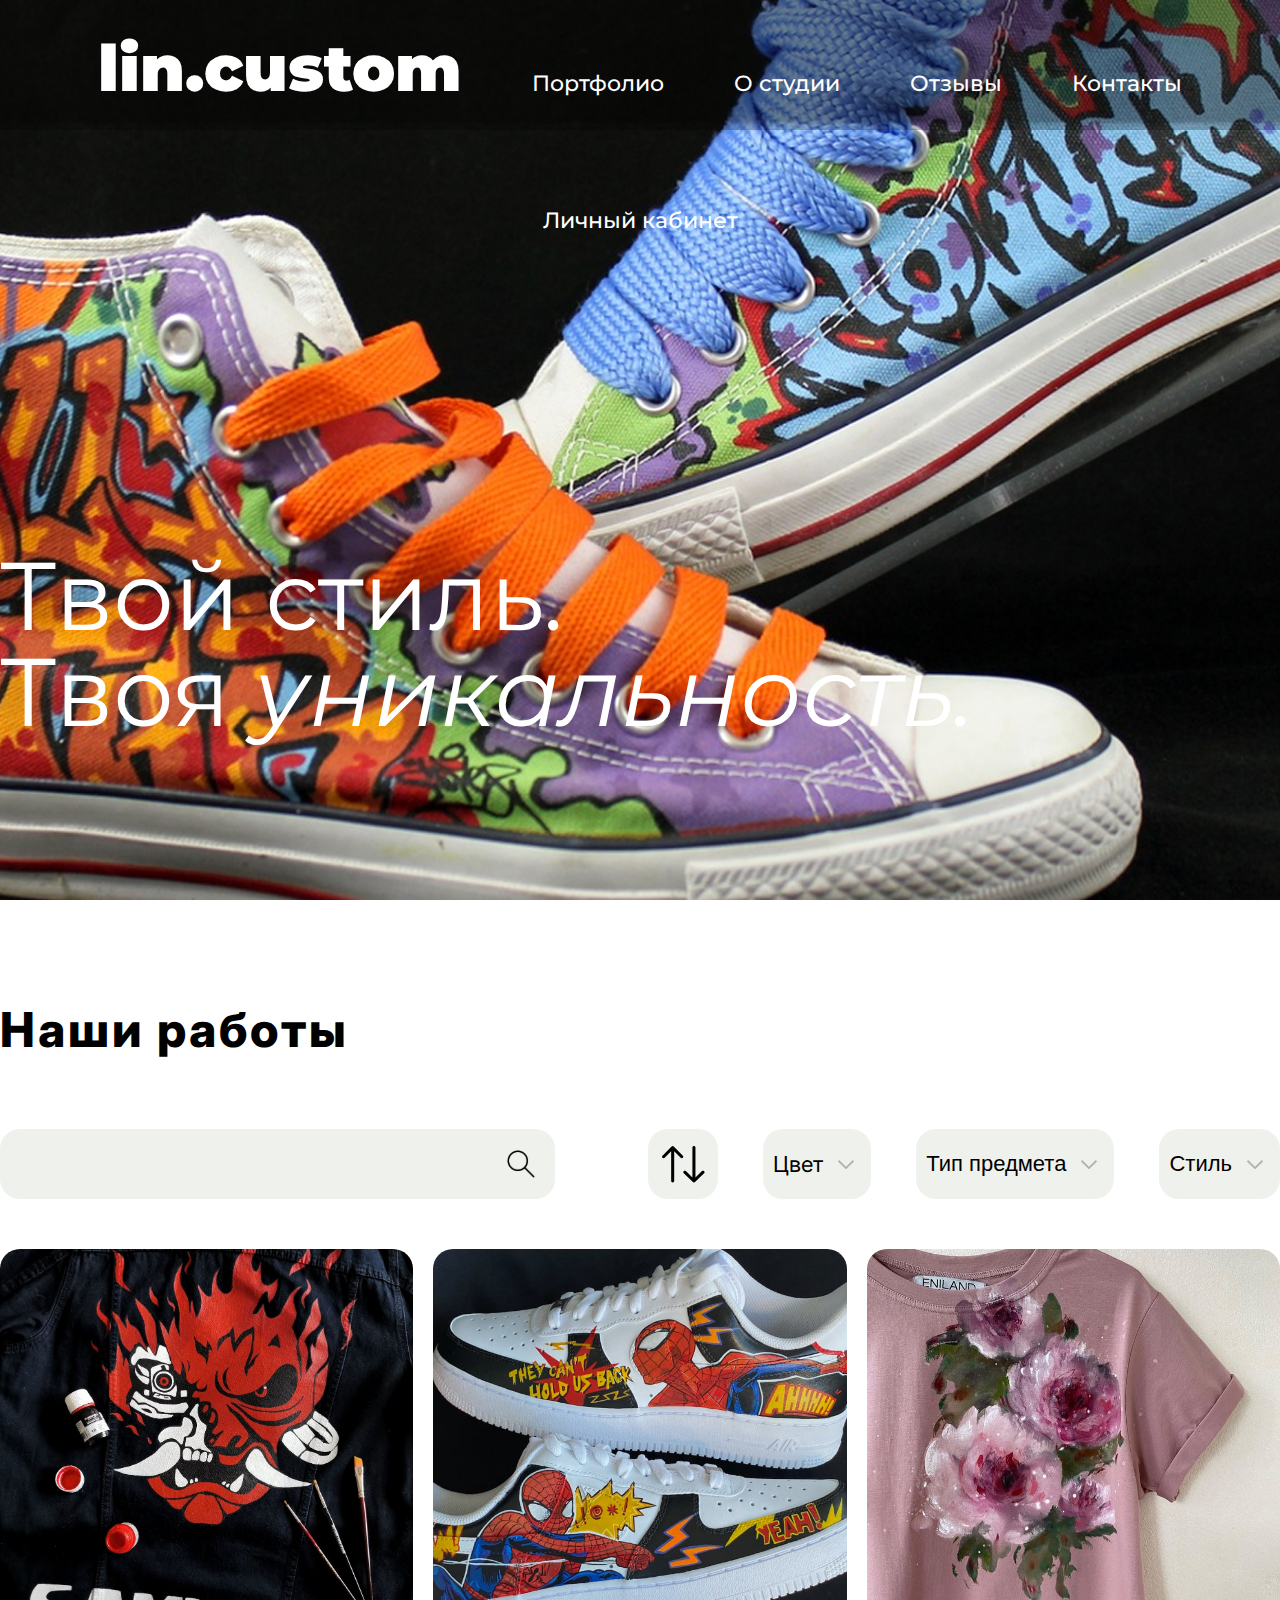
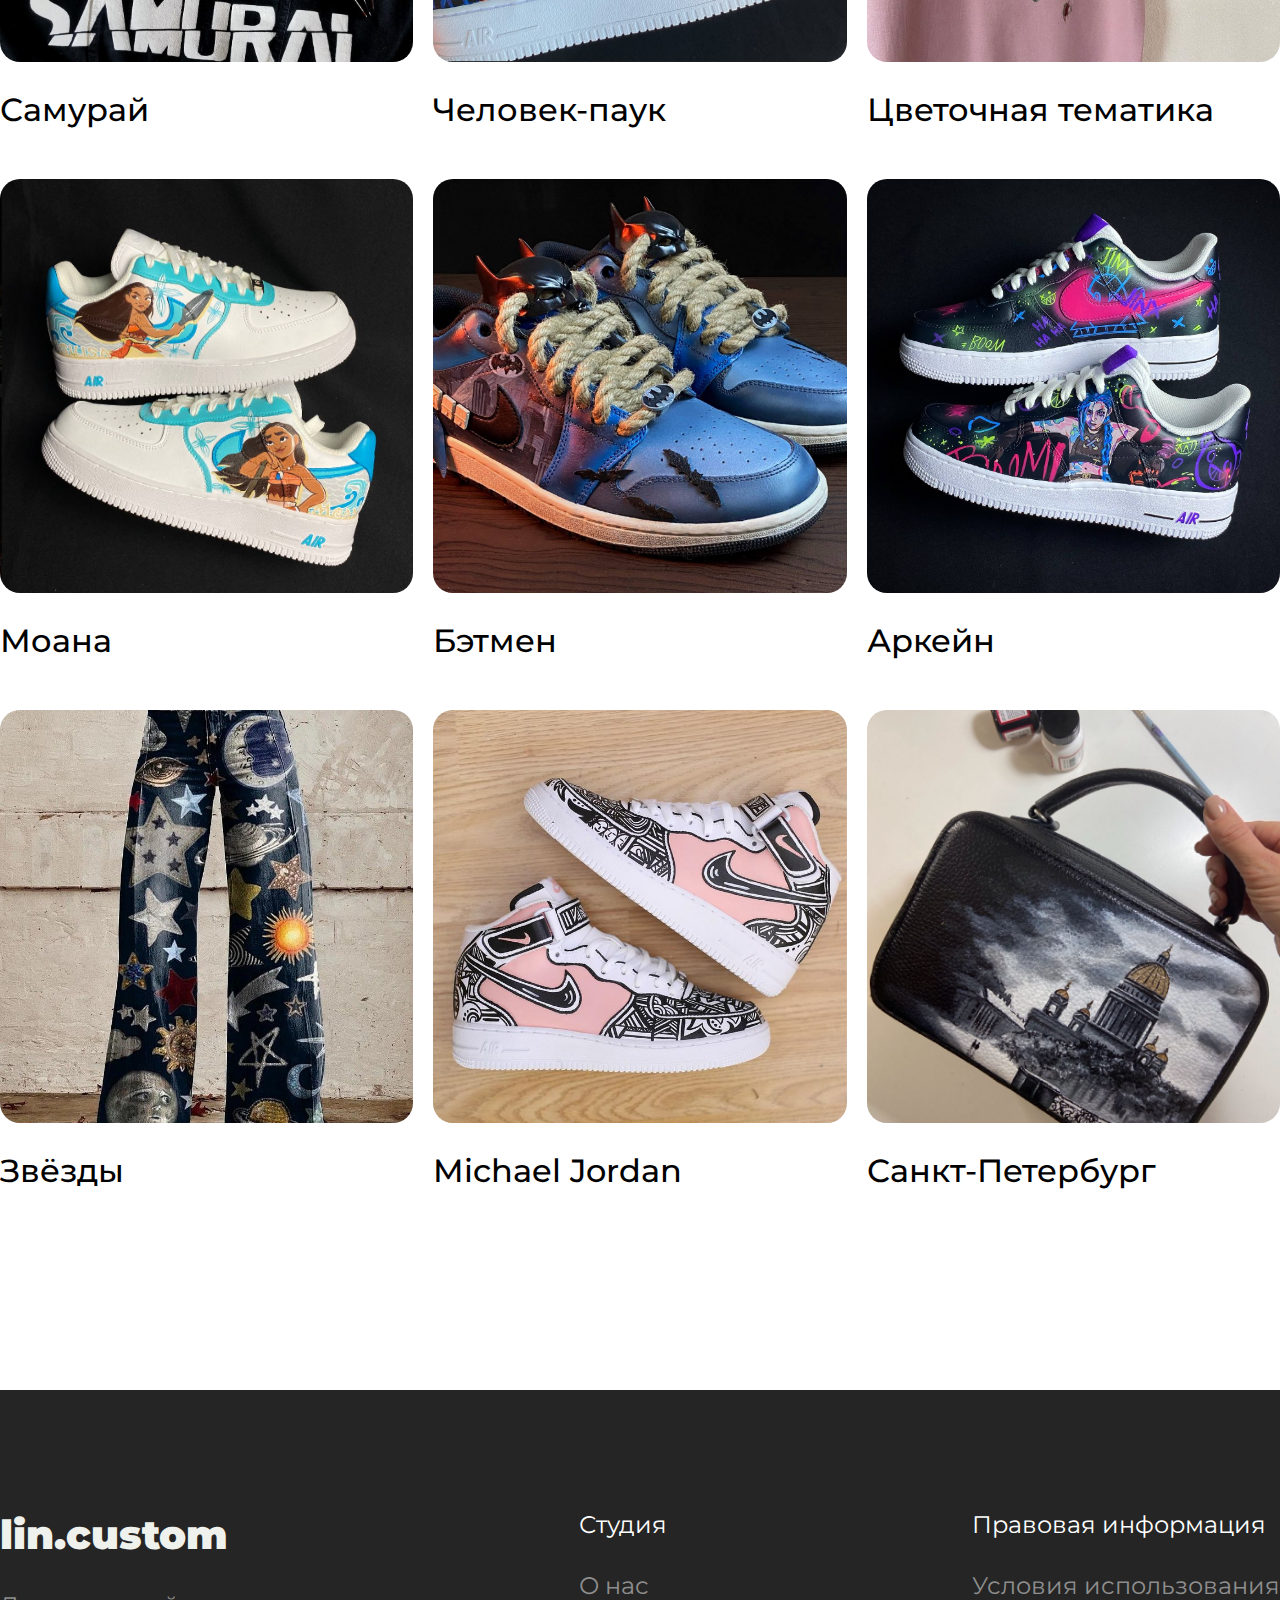
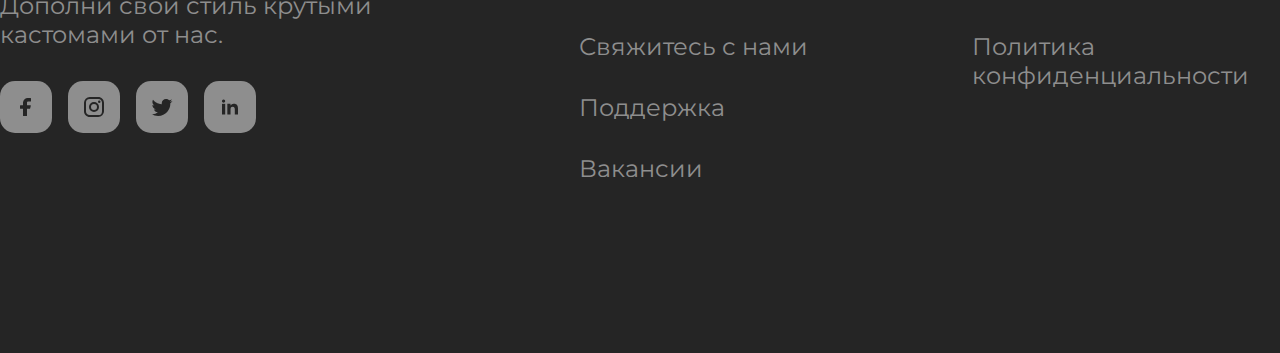
<file: portfolio.html>
<!DOCTYPE html>
<html lang="ru">
  <head>
    <meta charset="UTF-8" >
    <meta name="viewport" content="width=device-width, initial-scale=1.0" >
    <title>lin.custom</title>
    <link
      href="https://fonts.googleapis.com/css2?family=Montserrat:wght@300;500;900&display=swap"
      rel="stylesheet"
    >

    <link rel="preconnect" href="https://fonts.googleapis.com" >
    <link rel="preconnect" href="https://fonts.gstatic.com" crossorigin >
    <link
      href="https://fonts.googleapis.com/css2?family=Inter:ital,opsz,wght@0,14..32,100..900;1,14..32,100..900&family=Montserrat:ital,wght@0,100..900;1,100..900&family=Roboto:ital,wght@0,100..900;1,100..900&display=swap"
      rel="stylesheet"
    >

    <link rel="stylesheet" href="./styles/styles.css" >
    <link rel="stylesheet" href="./styles/portfolio-page.css" >
  </head>
  <body>
    <header class="hero-header header-portfolio">
      <div class="wrapper">
        <div class="header-container">
          <a href="./index.html" class="logo">lin.custom</a>
          <a href="./portfolio.html" class="header-nav-link">Портфолио</a>
          <a href="./about.html" class="header-nav-link">О студии</a>
          <a href="./index.html#reviews" class="header-nav-link">Отзывы</a>
          <a href="./contacts.html" class="header-nav-link">Контакты</a>
          <a href="./profile.html" class="header-nav-link cabinet"
            >Личный кабинет</a
          >
        </div>

        <div class="hero-text">
          <h1>Твой стиль.<br >Твоя <i>уникальность.</i></h1>
        </div>
      </div>
    </header>

    <section class="section-portfolio">
      <div class="wrapper">
        <h2 class="section-title inter">Наши работы</h2>

        <div class="portfolio-controls">
          <div class="search-box">
            <input type="text" class="search-input" id="searchInput" >
            <svg
              class="search-icon"
              width="38"
              height="38"
              viewBox="0 0 38 38"
              fill="none"
              xmlns="http://www.w3.org/2000/svg"
              xmlns:xlink="http://www.w3.org/1999/xlink"
            >
              <rect
                width="37.9615"
                height="37.9615"
                fill="url(#pattern0_32_397)"
              />
              <defs>
                <pattern
                  id="pattern0_32_397"
                  patternContentUnits="objectBoundingBox"
                  width="1"
                  height="1"
                >
                  <use
                    xlink:href="#image0_32_397"
                    transform="scale(0.00195312)"
                  />
                </pattern>
                <image
                  id="image0_32_397"
                  width="512"
                  height="512"
                  preserveAspectRatio="none"
                  xlink:href="[data-uri]"
                />
              </defs>
            </svg>
          </div>

          <div class="filter-buttons">
            <button
              class="filter-btn filter-sort"
              type="button"
              aria-label="Сортировка"
            >
              <svg
                width="49"
                height="49"
                viewBox="0 0 49 49"
                fill="none"
                xmlns="http://www.w3.org/2000/svg"
              >
                <path
                  d="M14.7473 6.52002C14.6061 6.37855 14.4385 6.26631 14.254 6.18973C14.0694 6.11315 13.8715 6.07373 13.6717 6.07373C13.4719 6.07373 13.2741 6.11315 13.0895 6.18973C12.905 6.26631 12.7373 6.37855 12.5962 6.52002L3.48163 15.6346C3.19638 15.9199 3.03613 16.3067 3.03613 16.7101C3.03613 17.1135 3.19638 17.5004 3.48163 17.7856C3.76687 18.0709 4.15375 18.2311 4.55715 18.2311C4.96055 18.2311 5.34742 18.0709 5.63267 17.7856L12.1526 11.2626V41.0157C12.1526 41.4186 12.3127 41.805 12.5976 42.0898C12.8825 42.3747 13.2688 42.5348 13.6717 42.5348C14.0746 42.5348 14.461 42.3747 14.7459 42.0898C15.0308 41.805 15.1908 41.4186 15.1908 41.0157V11.2626L21.7108 17.7856C21.996 18.0709 22.3829 18.2311 22.7863 18.2311C23.1897 18.2311 23.5766 18.0709 23.8618 17.7856C24.1471 17.5004 24.3073 17.1135 24.3073 16.7101C24.3073 16.3067 24.1471 15.9199 23.8618 15.6346L14.7473 6.52002ZM33.8848 42.1094C34.168 42.3823 34.5459 42.5348 34.9391 42.5348C35.3323 42.5348 35.7102 42.3823 35.9933 42.1094L45.1079 33.2987C45.2516 33.1602 45.3665 32.9948 45.4462 32.812C45.526 32.6291 45.5689 32.4323 45.5725 32.2328C45.5762 32.0334 45.5406 31.8352 45.4676 31.6495C45.3947 31.4638 45.2859 31.2943 45.1474 31.1507C45.009 31.007 44.8436 30.8921 44.6607 30.8124C44.4779 30.7326 44.2811 30.6897 44.0816 30.686C43.8821 30.6824 43.6839 30.718 43.4982 30.791C43.3126 30.8639 43.1431 30.9727 42.9994 31.1112L36.4582 37.4336V7.59858C36.4582 7.19569 36.2981 6.8093 36.0133 6.52442C35.7284 6.23953 35.342 6.07948 34.9391 6.07948C34.5362 6.07948 34.1498 6.23953 33.8649 6.52442C33.58 6.8093 33.42 7.19569 33.42 7.59858V37.4336L26.8818 31.1142C26.7389 30.9736 26.5696 30.8626 26.3837 30.7877C26.1977 30.7127 25.9988 30.6754 25.7983 30.6777C25.5978 30.6801 25.3998 30.7221 25.2157 30.8013C25.0315 30.8805 24.8649 30.9955 24.7253 31.1394C24.5858 31.2834 24.4761 31.4535 24.4026 31.64C24.3292 31.8266 24.2934 32.0258 24.2973 32.2262C24.3011 32.4267 24.3447 32.6244 24.4253 32.8079C24.506 32.9914 24.6222 33.1572 24.7672 33.2956L33.8848 42.1094Z"
                  fill="black"
                />
              </svg>
            </button>
            <div class="filter-btn-wrapper">
              <button class="filter-btn filter-dropdown inter" type="button">
                Цвет
                <svg
                  width="30"
                  height="15"
                  viewBox="0 0 30 15"
                  fill="none"
                  xmlns="http://www.w3.org/2000/svg"
                >
                  <g clip-path="url(#clip0_32_262)">
                    <path
                      d="M21.7752 3.06498L23.1002 4.39123L15.8789 11.615C15.7632 11.7314 15.6256 11.8238 15.4741 11.8869C15.3225 11.95 15.16 11.9824 14.9958 11.9824C14.8317 11.9824 14.6691 11.95 14.5176 11.8869C14.366 11.8238 14.2284 11.7314 14.1127 11.615L6.8877 4.39123L8.2127 3.06623L14.9939 9.84623L21.7752 3.06498Z"
                      fill="black"
                      fill-opacity="0.25"
                    />
                  </g>
                  <defs>
                    <clipPath id="clip0_32_263">
                      <rect
                        width="15"
                        height="30"
                        fill="white"
                        transform="translate(30 1.31134e-06) rotate(90)"
                      />
                    </clipPath>
                  </defs>
                </svg>
              </button>
              <div class="filter-btn__dropdown-wrapper inter">
                <ul class="filter-btn__dropdown">
                  <li class="filter-btn__dropdown-item">
                    <label class="checkbox">
                      <input type="checkbox" name="blue" >
                      <span class="checkbox-square">
                        <svg
                          width="17"
                          height="13"
                          viewBox="0 0 17 13"
                          fill="none"
                          xmlns="http://www.w3.org/2000/svg"
                        >
                          <path
                            d="M5.7 12.025L0 6.325L1.425 4.9L5.7 9.175L14.875 0L16.3 1.425L5.7 12.025Z"
                            fill="white"
                          />
                        </svg>
                      </span>
                      <span>Синий</span>
                    </label>
                  </li>
                  <li class="filter-btn__dropdown-item">
                    <label class="checkbox">
                      <input type="checkbox" name="black" >
                      <span class="checkbox-square">
                        <svg
                          width="17"
                          height="13"
                          viewBox="0 0 17 13"
                          fill="none"
                          xmlns="http://www.w3.org/2000/svg"
                        >
                          <path
                            d="M5.7 12.025L0 6.325L1.425 4.9L5.7 9.175L14.875 0L16.3 1.425L5.7 12.025Z"
                            fill="white"
                          />
                        </svg>
                      </span>
                      <span>Черный</span>
                    </label>
                  </li>
                  <li class="filter-btn__dropdown-item">
                    <label class="checkbox">
                      <input type="checkbox" name="red" >
                      <span class="checkbox-square">
                        <svg
                          width="17"
                          height="13"
                          viewBox="0 0 17 13"
                          fill="none"
                          xmlns="http://www.w3.org/2000/svg"
                        >
                          <path
                            d="M5.7 12.025L0 6.325L1.425 4.9L5.7 9.175L14.875 0L16.3 1.425L5.7 12.025Z"
                            fill="white"
                          />
                        </svg>
                      </span>
                      <span>Красный</span>
                    </label>
                  </li>
                  <li class="filter-btn__dropdown-item">
                    <label class="checkbox">
                      <input type="checkbox" name="green" >
                      <span class="checkbox-square">
                        <svg
                          width="17"
                          height="13"
                          viewBox="0 0 17 13"
                          fill="none"
                          xmlns="http://www.w3.org/2000/svg"
                        >
                          <path
                            d="M5.7 12.025L0 6.325L1.425 4.9L5.7 9.175L14.875 0L16.3 1.425L5.7 12.025Z"
                            fill="white"
                          />
                        </svg>
                      </span>
                      <span>Зеленый</span>
                    </label>
                  </li>
                  <li class="filter-btn__dropdown-item">
                    <label class="checkbox">
                      <input type="checkbox" name="yellow" >
                      <span class="checkbox-square">
                        <svg
                          width="17"
                          height="13"
                          viewBox="0 0 17 13"
                          fill="none"
                          xmlns="http://www.w3.org/2000/svg"
                        >
                          <path
                            d="M5.7 12.025L0 6.325L1.425 4.9L5.7 9.175L14.875 0L16.3 1.425L5.7 12.025Z"
                            fill="white"
                          />
                        </svg>
                      </span>
                      <span>Желтый</span>
                    </label>
                  </li>
                </ul>
              </div>
            </div>
            <div class="filter-btn-wrapper">
              <button class="filter-btn filter-dropdown" type="button">
                Тип предмета
                <svg
                  width="30"
                  height="15"
                  viewBox="0 0 30 15"
                  fill="none"
                  xmlns="http://www.w3.org/2000/svg"
                >
                  <g clip-path="url(#clip0_32_262)">
                    <path
                      d="M21.7752 3.06498L23.1002 4.39123L15.8789 11.615C15.7632 11.7314 15.6256 11.8238 15.4741 11.8869C15.3225 11.95 15.16 11.9824 14.9958 11.9824C14.8317 11.9824 14.6691 11.95 14.5176 11.8869C14.366 11.8238 14.2284 11.7314 14.1127 11.615L6.8877 4.39123L8.2127 3.06623L14.9939 9.84623L21.7752 3.06498Z"
                      fill="black"
                      fill-opacity="0.25"
                    />
                  </g>
                  <defs>
                    <clipPath id="clip0_32_264">
                      <rect
                        width="15"
                        height="30"
                        fill="white"
                        transform="translate(30 1.31134e-06) rotate(90)"
                      />
                    </clipPath>
                  </defs>
                </svg>
              </button>
              <div class="filter-btn__dropdown-wrapper inter">
                <ul class="filter-btn__dropdown">
                  <li class="filter-btn__dropdown-item">
                    <label class="checkbox">
                      <input type="checkbox" name="cross" >
                      <span class="checkbox-square">
                        <svg
                          width="17"
                          height="13"
                          viewBox="0 0 17 13"
                          fill="none"
                          xmlns="http://www.w3.org/2000/svg"
                        >
                          <path
                            d="M5.7 12.025L0 6.325L1.425 4.9L5.7 9.175L14.875 0L16.3 1.425L5.7 12.025Z"
                            fill="white"
                          />
                        </svg>
                      </span>
                      <span>Кроссовки</span>
                    </label>
                  </li>
                  <li class="filter-btn__dropdown-item">
                    <label class="checkbox">
                      <input type="checkbox" name="jeans" >
                      <span class="checkbox-square">
                        <svg
                          width="17"
                          height="13"
                          viewBox="0 0 17 13"
                          fill="none"
                          xmlns="http://www.w3.org/2000/svg"
                        >
                          <path
                            d="M5.7 12.025L0 6.325L1.425 4.9L5.7 9.175L14.875 0L16.3 1.425L5.7 12.025Z"
                            fill="white"
                          />
                        </svg>
                      </span>
                      <span>Джинсы</span>
                    </label>
                  </li>
                  <li class="filter-btn__dropdown-item">
                    <label class="checkbox">
                      <input type="checkbox" name="bags" >
                      <span class="checkbox-square">
                        <svg
                          width="17"
                          height="13"
                          viewBox="0 0 17 13"
                          fill="none"
                          xmlns="http://www.w3.org/2000/svg"
                        >
                          <path
                            d="M5.7 12.025L0 6.325L1.425 4.9L5.7 9.175L14.875 0L16.3 1.425L5.7 12.025Z"
                            fill="white"
                          />
                        </svg>
                      </span>
                      <span>Сумки</span>
                    </label>
                  </li>
                  <li class="filter-btn__dropdown-item">
                    <label class="checkbox">
                      <input type="checkbox" name="shirts" >
                      <span class="checkbox-square">
                        <svg
                          width="17"
                          height="13"
                          viewBox="0 0 17 13"
                          fill="none"
                          xmlns="http://www.w3.org/2000/svg"
                        >
                          <path
                            d="M5.7 12.025L0 6.325L1.425 4.9L5.7 9.175L14.875 0L16.3 1.425L5.7 12.025Z"
                            fill="white"
                          />
                        </svg>
                      </span>
                      <span>Футболки</span>
                    </label>
                  </li>
                  <li class="filter-btn__dropdown-item">
                    <label class="checkbox">
                      <input type="checkbox" name="s-shots" >
                      <span class="checkbox-square">
                        <svg
                          width="17"
                          height="13"
                          viewBox="0 0 17 13"
                          fill="none"
                          xmlns="http://www.w3.org/2000/svg"
                        >
                          <path
                            d="M5.7 12.025L0 6.325L1.425 4.9L5.7 9.175L14.875 0L16.3 1.425L5.7 12.025Z"
                            fill="white"
                          />
                        </svg>
                      </span>
                      <span>Свитшоты</span>
                    </label>
                  </li>
                </ul>
              </div>
            </div>
            <div class="filter-btn-wrapper">
              <button class="filter-btn filter-dropdown" type="button">
                Стиль
                <svg
                  width="30"
                  height="15"
                  viewBox="0 0 30 15"
                  fill="none"
                  xmlns="http://www.w3.org/2000/svg"
                >
                  <g clip-path="url(#clip0_32_262)">
                    <path
                      d="M21.7752 3.06498L23.1002 4.39123L15.8789 11.615C15.7632 11.7314 15.6256 11.8238 15.4741 11.8869C15.3225 11.95 15.16 11.9824 14.9958 11.9824C14.8317 11.9824 14.6691 11.95 14.5176 11.8869C14.366 11.8238 14.2284 11.7314 14.1127 11.615L6.8877 4.39123L8.2127 3.06623L14.9939 9.84623L21.7752 3.06498Z"
                      fill="black"
                      fill-opacity="0.25"
                    />
                  </g>
                  <defs>
                    <clipPath id="clip0_32_265">
                      <rect
                        width="15"
                        height="30"
                        fill="white"
                        transform="translate(30 1.31134e-06) rotate(90)"
                      />
                    </clipPath>
                  </defs>
                </svg>
              </button>
              <div class="filter-btn__dropdown-wrapper inter">
                <ul class="filter-btn__dropdown">
                  <li class="filter-btn__dropdown-item">
                    <label class="checkbox">
                      <input type="checkbox" name="jap" >
                      <span class="checkbox-square">
                        <svg
                          width="17"
                          height="13"
                          viewBox="0 0 17 13"
                          fill="none"
                          xmlns="http://www.w3.org/2000/svg"
                        >
                          <path
                            d="M5.7 12.025L0 6.325L1.425 4.9L5.7 9.175L14.875 0L16.3 1.425L5.7 12.025Z"
                            fill="white"
                          />
                        </svg>
                      </span>
                      <span>Япония</span>
                    </label>
                  </li>
                  <li class="filter-btn__dropdown-item">
                    <label class="checkbox">
                      <input type="checkbox" name="goth" >
                      <span class="checkbox-square">
                        <svg
                          width="17"
                          height="13"
                          viewBox="0 0 17 13"
                          fill="none"
                          xmlns="http://www.w3.org/2000/svg"
                        >
                          <path
                            d="M5.7 12.025L0 6.325L1.425 4.9L5.7 9.175L14.875 0L16.3 1.425L5.7 12.025Z"
                            fill="white"
                          />
                        </svg>
                      </span>
                      <span>Готика</span>
                    </label>
                  </li>
                  <li class="filter-btn__dropdown-item">
                    <label class="checkbox">
                      <input type="checkbox" name="min" >
                      <span class="checkbox-square">
                        <svg
                          width="17"
                          height="13"
                          viewBox="0 0 17 13"
                          fill="none"
                          xmlns="http://www.w3.org/2000/svg"
                        >
                          <path
                            d="M5.7 12.025L0 6.325L1.425 4.9L5.7 9.175L14.875 0L16.3 1.425L5.7 12.025Z"
                            fill="white"
                          />
                        </svg>
                      </span>
                      <span>Минимализм</span>
                    </label>
                  </li>
                  <li class="filter-btn__dropdown-item">
                    <label class="checkbox">
                      <input type="checkbox" name="vintage" >
                      <span class="checkbox-square">
                        <svg
                          width="17"
                          height="13"
                          viewBox="0 0 17 13"
                          fill="none"
                          xmlns="http://www.w3.org/2000/svg"
                        >
                          <path
                            d="M5.7 12.025L0 6.325L1.425 4.9L5.7 9.175L14.875 0L16.3 1.425L5.7 12.025Z"
                            fill="white"
                          />
                        </svg>
                      </span>
                      <span>Винтаж</span>
                    </label>
                  </li>
                  <li class="filter-btn__dropdown-item">
                    <label class="checkbox">
                      <input type="checkbox" name="street" >
                      <span class="checkbox-square">
                        <svg
                          width="17"
                          height="13"
                          viewBox="0 0 17 13"
                          fill="none"
                          xmlns="http://www.w3.org/2000/svg"
                        >
                          <path
                            d="M5.7 12.025L0 6.325L1.425 4.9L5.7 9.175L14.875 0L16.3 1.425L5.7 12.025Z"
                            fill="white"
                          />
                        </svg>
                      </span>
                      <span>Уличный</span>
                    </label>
                  </li>
                </ul>
              </div>
            </div>
          </div>
        </div>

        <div class="portfolio-grid">
          <div class="portfolio-item">
            <img
              src="./images/японскиистиль.jpg"
              alt="Самурай"
              class="portfolio-img"
            >
            <p class="portfolio-label">Самурай</p>
          </div>
          <div class="portfolio-item">
            <img
              src="./images/человек-паук.jpg"
              alt="Человек-паук"
              class="portfolio-img"
            >
            <p class="portfolio-label">Человек-паук</p>
          </div>
          <div class="portfolio-item">
            <img
              src="./images/568e960d7f1a5272ac944faca722e968.jpg"
              alt="Цветочная тематика"
              class="portfolio-img"
            >
            <p class="portfolio-label">Цветочная тематика</p>
          </div>
          <div class="portfolio-item">
            <img src="./images/моана.png" alt="Моана" class="portfolio-img" >
            <p class="portfolio-label">Моана</p>
          </div>
          <div class="portfolio-item">
            <img
              src="./images/бэтмен.png"
              alt="Бэтмен"
              class="portfolio-img"
            >
            <p class="portfolio-label">Бэтмен</p>
          </div>
          <div class="portfolio-item">
            <img src="./images/аркеин.png" alt="Аркейн" class="portfolio-img" >
            <p class="portfolio-label">Аркейн</p>
          </div>
          <div class="portfolio-item">
            <img
              src="./images/звезды.jpg"
              alt="Звёзды"
              class="portfolio-img"
            >
            <p class="portfolio-label">Звёзды</p>
          </div>
          <div class="portfolio-item">
            <img
              src="./images/джордан.jpg"
              alt="Michael Jordan"
              class="portfolio-img"
            >
            <p class="portfolio-label">Michael Jordan</p>
          </div>
          <div class="portfolio-item">
            <img
              src="./images/питер.jpg"
              alt="Санкт-Петербург"
              class="portfolio-img"
            >
            <p class="portfolio-label">Санкт-Петербург</p>
          </div>
        </div>
      </div>
    </section>

    <footer class="footer">
      <div class="wrapper">
        <div class="footer-block">
          <div class="footer-logo-section">
            <h3 class="footer-logo">lin.custom</h3>
            <p class="footer-tagline">
              Дополни свой стиль крутыми кастомами от нас.
            </p>
            <div class="social-icons">
              <a
                href="https://facebook.com"
                target="_blank"
                class="social-icon"
              >
                <svg
                  xmlns="http://www.w3.org/2000/svg"
                  width="24"
                  height="24"
                  viewBox="0 0 24 24"
                >
                  <path
                    fill="currentColor"
                    d="M17 3.5a.5.5 0 0 0-.5-.5H14a4.77 4.77 0 0 0-5 4.5v2.7H6.5a.5.5 0 0 0-.5.5v2.6a.5.5 0 0 0 .5.5H9v6.7a.5.5 0 0 0 .5.5h3a.5.5 0 0 0 .5-.5v-6.7h2.62a.5.5 0 0 0 .49-.37l.72-2.6a.5.5 0 0 0-.48-.63H13V7.5a1 1 0 0 1 1-.9h2.5a.5.5 0 0 0 .5-.5Z"
                  />
                </svg>
              </a>
              <a
                href="https://instagram.com"
                target="_blank"
                class="social-icon"
              >
                <svg
                  xmlns="http://www.w3.org/2000/svg"
                  width="24"
                  height="24"
                  viewBox="0 0 24 24"
                >
                  <path
                    fill="currentColor"
                    d="M7.8 2h8.4C19.4 2 22 4.6 22 7.8v8.4a5.8 5.8 0 0 1-5.8 5.8H7.8C4.6 22 2 19.4 2 16.2V7.8A5.8 5.8 0 0 1 7.8 2m-.2 2A3.6 3.6 0 0 0 4 7.6v8.8C4 18.39 5.61 20 7.6 20h8.8a3.6 3.6 0 0 0 3.6-3.6V7.6C20 5.61 18.39 4 16.4 4zm9.65 1.5a1.25 1.25 0 0 1 1.25 1.25A1.25 1.25 0 0 1 17.25 8A1.25 1.25 0 0 1 16 6.75a1.25 1.25 0 0 1 1.25-1.25M12 7a5 5 0 0 1 5 5a5 5 0 0 1-5 5a5 5 0 0 1-5-5a5 5 0 0 1 5-5m0 2a3 3 0 0 0-3 3a3 3 0 0 0 3 3a3 3 0 0 0 3-3a3 3 0 0 0-3-3"
                  />
                </svg>
              </a>
              <a href="https://x.com" target="_blank" class="social-icon">
                <svg
                  xmlns="http://www.w3.org/2000/svg"
                  width="24"
                  height="24"
                  viewBox="0 0 24 24"
                >
                  <path
                    fill="currentColor"
                    d="M22.46 6c-.77.35-1.6.58-2.46.69c.88-.53 1.56-1.37 1.88-2.38c-.83.5-1.75.85-2.72 1.05C18.37 4.5 17.26 4 16 4c-2.35 0-4.27 1.92-4.27 4.29c0 .34.04.67.11.98C8.28 9.09 5.11 7.38 3 4.79c-.37.63-.58 1.37-.58 2.15c0 1.49.75 2.81 1.91 3.56c-.71 0-1.37-.2-1.95-.5v.03c0 2.08 1.48 3.82 3.44 4.21a4.2 4.2 0 0 1-1.93.07a4.28 4.28 0 0 0 4 2.98a8.52 8.52 0 0 1-5.33 1.84q-.51 0-1.02-.06C3.44 20.29 5.7 21 8.12 21C16 21 20.33 14.46 20.33 8.79c0-.19 0-.37-.01-.56c.84-.6 1.56-1.36 2.14-2.23"
                  />
                </svg>
              </a>
              <a
                href="https://linkedin.com"
                target="_blank"
                class="social-icon"
              >
                <svg
                  xmlns="http://www.w3.org/2000/svg"
                  width="24"
                  height="24"
                  viewBox="0 0 24 24"
                >
                  <g fill="currentColor">
                    <path
                      fill-rule="evenodd"
                      d="M12.51 8.796v1.697a3.74 3.74 0 0 1 3.288-1.684c3.455 0 4.202 2.16 4.202 4.97V19.5h-3.2v-5.072c0-1.21-.244-2.766-2.128-2.766c-1.827 0-2.139 1.317-2.139 2.676V19.5h-3.19V8.796h3.168ZM7.2 6.106a1.61 1.61 0 0 1-.988 1.483a1.595 1.595 0 0 1-1.743-.348A1.607 1.607 0 0 1 5.6 4.5a1.6 1.6 0 0 1 1.6 1.606"
                      clip-rule="evenodd"
                    />
                    <path d="M7.2 8.809H4V19.5h3.2z" />
                  </g>
                </svg>
              </a>
            </div>
          </div>
        </div>

        <div class="footer-block">
          <div class="footer-links">
            <a href="#" class="footer-link" id="studio">Студия</a>
            <a href="./about.html" class="footer-link">О нас</a>
            <a href="./contacts.html" class="footer-link">Свяжитесь с нами</a>
            <a href="#" class="footer-link">Поддержка</a>
            <a href="#" class="footer-link">Вакансии</a>
          </div>
        </div>

        <div class="footer-block">
          <div class="footer-links">
            <a href="#" class="footer-link" id="info">Правовая информация</a>
            <a href="#" class="footer-link">Условия использования</a>
            <a href="#" class="footer-link">Политика<br >конфиденциальности</a>
          </div>
        </div>
      </div>
    </footer>

    <div class="portfolio-popup" id="portfolioPopup" style="display: none">
      <div class="popup-content">
        <button class="popup-close" id="popupCloseBtn" aria-label="Закрыть">
          <svg height="32" width="32" viewBox="0 0 24 24">
            <path
              fill="#111"
              d="M18.3 5.71a1 1 0 0 0-1.41 0L12 10.59L7.11 5.7a1 1 0 0 0-1.41 1.41L10.59 12l-4.89 4.88a1 1 0 1 0 1.41 1.41L12 13.41l4.88 4.88a1 1 0 0 0 1.41-1.41L13.41 12l4.88-4.88a1 1 0 0 0 .01-1.41z"
            />
          </svg>
        </button>
        <div class="popup-grid">
          <div class="popup-image-wrap">
            <img
              src="./images/японскиистиль.jpg"
              alt="Самурай"
              class="popup-img"
            >
          </div>
          <div class="popup-info">
            <div>
              <h2 class="popup-title inter">Самурай</h2>
              <p class="popup-price">от 5000 руб</p>
              <div class="popup-description">
                Встречайте кастом, от которого закипает кровь!
                Японский демон, где каждая линия его красного тела — это ярость,
                а проявленный белый скелет — его несокрушимая сущность.
                Хватит носить скучное, пора зажечь! <br >Роспись сделана специальными красками по ткани, 
                они не затвердевают "панцирем", не трескаются и выдерживают стирки. 
                Демон останется с вами надолго! <br >Вся работа выполнена вручную - мастер @fedko_eva
              </div>
            </div>
            <button class="popup-order inter">Оформить заказ</button>
          </div>
        </div>
      </div>
    </div>

    <div class="order-popup inter" id="orderPopup" style="display: none">
      <div class="order-popup-content">
        <h2 class="order-popup-title">Ваш заказ:</h2>
        <div class="order-items">
          <div class="order-item">
            <img
              src="./images/японскиистиль.jpg"
              alt="Самурай"
              class="order-item-img"
            >
            <div class="order-item-info">
              <span class="order-item-title inter">Самурай</span>
              <span class="order-item-price inter">5000 руб.</span>
            </div>
          </div>
          <div class="order-item">
            <img
              src="./images/сеилормун.jpg"
              alt="Сейлор Мун"
              class="order-item-img"
            >
            <div class="order-item-info">
              <span class="order-item-title inter">Сейлор Мун</span>
              <span class="order-item-price inter">3000 руб.</span>
            </div>
          </div>
        </div>
        <div class="order-total-wrap">
          <span class="order-total-label inter">Общая сумма:</span>
          <span class="order-total-value inter">8000 руб.</span>
        </div>
        <form class="order-form">
          <label class="inter">
            Имя Фамилия
            <input type="text" class="order-input" name="name" >
          </label>
          <label class="inter">
            Номер телефона
            <input type="text" class="order-input" name="phone" >
          </label>
        </form>
        <div class="order-popup-buttons">
          <button type="button" class="order-popup-cancel inter">Отмена</button>
          <button type="submit" class="order-popup-submit inter">
            Отправить заявку
          </button>
        </div>
      </div>
    </div>

    <div class="thank-popup" id="thankPopup" style="display: none">
      <div class="thank-popup-content">
        <button
          class="thank-popup-close"
          id="thankCloseBtn"
          aria-label="Закрыть"
        >
          <svg height="44" width="44" viewBox="0 0 24 24">
            <path
              fill="#fff"
              d="M18.3 5.71a1 1 0 0 0-1.41 0L12 10.59L7.11 5.7a1 1 0 0 0-1.41 1.41L10.59 12l-4.89 4.88a1 1 0 1 0 1.41 1.41L12 13.41l4.88 4.88a1 1 0 0 0 1.41-1.41L13.41 12l4.88-4.88a1 1 0 0 0 .01-1.41z"
            />
          </svg>
        </button>
        <h2 class="thank-title inter">Спасибо за заказ!</h2>
        <p class="thank-description inter">
          Ваша заявка в обработке. Наш менеджер свяжется<br >с Вами в ближайшее
          время.
        </p>
      </div>
    </div>

    <script src="https://code.jquery.com/jquery-3.7.0.min.js"></script>
    <script src="./scripts/portfolio.js"></script>
  </body>
</html>
</file>
<file: styles/styles.css>
* {
    margin: 0;
    padding: 0;
    box-sizing: border-box;
}

*::after,
*::before {
    box-sizing: border-box;
}



body {
    font-family: 'Montserrat',
        Arial,
        Helvetica,
        sans-serif;
}

.inter {
    font-family: 'Inter', Arial, Helvetica, sans-serif;
}

.hero-header {
    min-height: 100vh;
    display: flex;
    justify-content: center;
    background-size: cover;
}

.header-main {
    background:
        linear-gradient(to bottom, rgba(0, 0, 0, 0.25) 130px, transparent 130px),
        url('../images/шапка_главная.jpg') center -170px / cover no-repeat;
}

.wrapper {
    max-width: 1360px;
    width: 100%;
    margin: 0 auto;

    display: flex;
    flex-direction: column;
    justify-content: flex-start;
}

.header-container {
    display: flex;
    justify-content: center;
    align-items: center;
    gap: 70px;
    margin-top: 30px;
    flex-wrap: wrap;
}

.hero-text {
    margin-top: auto;
    margin-bottom: 160px;
}

.hero-text h1 {
    font-size: 96px;
    font-weight: 400;
    line-height: 1;
    color: #ffffff;
}

.logo {
    font-weight: 900;
    font-size: 64px;
    color: #ffffff;
    text-decoration: none;
    line-height: 1.2;
}

.logo:hover {
    color: #BC4749;
}

.header-nav-link {
    font-weight: 500;
    font-size: 22px;
    color: #ffffff;
    text-decoration: none;
    margin-top: 30px;
}

.header-nav-link:hover {
    border-bottom: 1px solid #ffffff;
}

.section-works {
    padding-top: 100px;
}

.section-title {
    font-weight: 800;
    font-size: 48px;
    color: #000000;
    margin: 0;
    text-align: left;
    width: 100%;
    letter-spacing: 0.06em;
}

.slider {
    margin-top: 70px;
    overflow: hidden;
    position: relative;
}

.slider-wrapper {
    display: flex;
    gap: 20px;
    transition: transform 0.5s ease;
}

.card {
    width: 440px;
    height: 444px;
    flex-shrink: 0;
    background: #ffffff;
    border-radius: 20px;
    overflow: hidden;
    position: relative;
    display: flex;
    flex-direction: column;
}

.card>a {
    text-decoration: none;
}

.card-img {
    width: 100%;
    height: 322px;
    object-fit: cover;
    border-radius: 20px;
}

.card-title {
    margin-top: 28px;
    font-family: 'Montserrat', sans-serif;
    font-weight: 500;
    font-size: 32px;
    color: #000000;
    margin-bottom: 8px;
}

.card-text {
    font-family: 'Montserrat', sans-serif;
    font-weight: 500;
    font-size: 22px;
    color: #7F7F7F;
    margin: 0;
}

.card-arrow {
    position: absolute;
    right: 0;
    bottom: 47px;
    width: 32px;
    height: 32px;

    --svg: url("data:image/svg+xml,%3Csvg xmlns='http://www.w3.org/2000/svg' viewBox='0 0 24 24'%3E%3Cpath fill='none' stroke='%23000' stroke-linecap='round' stroke-linejoin='round' stroke-width='1.5' d='M4.5 12h15m0 0l-5.625-6M19.5 12l-5.625 6'/%3E%3C/svg%3E");
    background-color: currentColor;
    -webkit-mask-image: var(--svg);
    mask-image: var(--svg);
    -webkit-mask-repeat: no-repeat;
    mask-repeat: no-repeat;
    -webkit-mask-size: 100% 100%;
    mask-size: 100% 100%;

    color: #797979;
    transition: color 0.3s ease;
}

.card:hover .card-arrow {
    color: #BC4749;
}

.weui--arrow-outlined {
    display: inline-block;
    width: 15px;
    height: 30px;
    --svg: url("data:image/svg+xml,%3Csvg xmlns='http://www.w3.org/2000/svg' viewBox='0 0 12 24'%3E%3Cdefs%3E%3Cpath id='SVG1pzpbdYY' fill='%23000' d='m7.588 12.43l-1.061 1.06L.748 7.713a.996.996 0 0 1 0-1.413L6.527.52l1.06 1.06l-5.424 5.425z'/%3E%3C/defs%3E%3Cuse fill-rule='evenodd' href='%23SVG1pzpbdYY' transform='rotate(-180 5.02 9.505)'/%3E%3C/svg%3E");
    background-color: currentColor;
    -webkit-mask-image: var(--svg);
    mask-image: var(--svg);
    -webkit-mask-repeat: no-repeat;
    mask-repeat: no-repeat;
    -webkit-mask-size: 100% 100%;
    mask-size: 100% 100%;
    color: #7F7F7F;
}

.arrow-left {
    transform: rotate(180deg);
}

.arrow-right {
    transform: rotate(0deg);
}

.slider-controls {
    display: flex;
    gap: 60px;
    justify-content: flex-start;
    margin-top: 28px;
}

.slider-btn {
    width: 48px;
    height: 48px;
    background: #EFF1ED;
    border-radius: 50%;
    display: flex;
    align-items: center;
    justify-content: center;
    cursor: pointer;
    transition: all 0.3s ease;
    border: none;
}

.slider-btn:hover {
    background: #BC4749;
}

.slider-btn:hover .weui--arrow-outlined {
    color: white;
}

.section-reviews {
    padding-top: 100px;
}

.section-reviews .section-title {
    margin-bottom: 70px;
}

.reviews-wrapper {
    display: flex;
    gap: 20px 40px;
    justify-content: flex-start;
}

.review {
    width: 805px;
    flex-shrink: 0;
    display: flex;
    gap: 20px;
    align-items: flex-start;
}

.review-photo {
    display: flex;
    flex-direction: column;
    align-items: flex-start;
    gap: 28px;
}

.review-img {
    width: 440px;
    height: 575px;
    object-fit: cover;
    border-radius: 20px;
    flex-shrink: 0;
}

.review-content {
    width: 325px;
    flex-shrink: 0;
    padding-top: 0;
}

.review-account {
    font-family: 'Montserrat', sans-serif;
    font-weight: 500;
    font-size: 32px;
    color: #000000;
    margin: 0;
}

.review-text {
    font-family: 'Montserrat', sans-serif;
    font-weight: 500;
    font-size: 20px;
    line-height: 1.2;
    color: #333333;
    margin: 0;
}

.reviews-slider {
    overflow: hidden;
    position: relative;
}

.reviews-slider-wrapper {
    display: flex;
    gap: 20px;
    transition: transform 0.5s ease;
}

.reviews-controls {
    margin-top: 28px;
    justify-content: flex-start;
}

.section-about {
    margin-top: 100px;
    position: relative;
    min-height: auto;
    padding-bottom: 35px;
}

.about-bg {
    position: absolute;
    top: 0;
    left: 0;
    width: 100%;
    height: 100%;
    background: #BC4749;
    z-index: -1;
}

.about-title {
    margin-bottom: 70px;
    font-weight: 800;
    font-size: 48px;
    color: #EFF1ED;
    text-align: left;
    margin: 35px 0 70px 0;
}

.about-content {
    display: flex;
    flex-wrap: wrap;
    gap: 20px;
}

.about-img {
    width: 100%;
    max-width: 670px;
    height: auto;
    aspect-ratio: 670 / 360;
    object-fit: cover;
    border-radius: 20px;
    flex: 1 1 400px;
}

.about-texts {
    display: flex;
    flex-direction: column;
    gap: 24px;
    width: 100%;
    max-width: 670px;
    flex: 1 1 400px;
}

.about-text {
    font-family: 'Montserrat', sans-serif;
    font-weight: 400;
    font-size: 22px;
    line-height: 125%;
    letter-spacing: -0.004em;
    color: #EFF1ED;
    margin: 0;
}

.about-img-bottom {
    width: 100%;
    max-width: 1360px;
    height: auto;
    object-fit: cover;
    border-radius: 20px;
    display: block;
    margin: 40px auto 0 auto;
}

.about-block-2 {
    display: flex;
    flex-wrap: wrap;
    gap: 20px;
    margin-top: 40px;
    align-items: flex-start;
}

.about-texts-2 {
    display: flex;
    flex-direction: column;
    gap: 24px;
    width: 100%;
    max-width: 670px;
    flex: 1 1 400px;
}

.about-img-right {
    width: 100%;
    max-width: 670px;
    height: auto;
    aspect-ratio: 670 / 406;
    object-fit: cover;
    border-radius: 20px;
    flex: 1 1 400px;
}

.section-contact {
    padding-top: 100px;
}

.section-contact .section-title {
    margin-bottom: 70px;
}

.contact-box {
    width: 100%;
    max-width: 1360px;
    height: auto;
    min-height: 487px;
    background: #252525;
    border-radius: 20px;
    display: flex;
    align-items: center;
    justify-content: center;
    margin: 0 auto;
    gap: 50px;
    padding: 40px 20px;
    box-sizing: border-box;
}

.contact-btn {
    width: 103px;
    height: 80px;
    background: transparent;
    border: none;
    cursor: pointer;
    padding: 0;
    display: flex;
    align-items: center;
    justify-content: center;
    transition: transform 0.4s cubic-bezier(0.34, 1.56, 0.64, 1);
    flex-shrink: 0;
}

.contact-btn svg {
    display: block;
    width: 100%;
    height: auto;
}

.contact-btn:hover {
    transform: scale(1.5);
}

.contact-form-grid {
    display: flex;
    flex-wrap: wrap;
    gap: 20px;
    margin-top: 28px;
    justify-content: center;
}

.form-box {
    width: 100%;
    max-width: 785px;
    height: auto;
    min-height: 602px;
    background: #252525;
    border-radius: 20px;
    display: flex;
    flex-direction: column;
    flex: 1 1 500px;
}

.form-title {
    font-weight: 800;
    font-size: 32px;
    color: #EFF1ED;
    margin-top: 36px;
    margin-left: 28px;
}

.form-textarea {
    width: 745px;
    height: 466px;
    min-height: 300px;
    background: #EFF1ED;
    border-radius: 20px;
    font-weight: 400;
    font-size: 20px;
    line-height: 1.25;
    color: #000000;
    margin: 22px auto 20px auto;
    padding: 14px;
}

.form-textarea:focus,
.form-textarea:active,
input[type="text"]:focus,
input[type="text"]:active,
input[type="email"]:focus,
input[type="email"]:active {
    outline: none;
}

.contacts-column {
    display: flex;
    flex-direction: column;
    width: 100%;
    max-width: 555px;
    gap: 20px;
    flex: 1 1 400px;
}

.contacts-box {
    width: 100%;
    height: auto;
    min-height: 499px;
    background: #252525;
    border-radius: 20px;
    padding: 36px 28px;
    box-sizing: border-box;
    display: flex;
    flex-direction: column;
}

.contacts-title {
    font-weight: 800;
    font-size: 32px;
    color: #EFF1ED;
    margin: 0;
}

.input-group {
    display: flex;
    flex-wrap: wrap;
    align-items: center;
    gap: 20px;
    margin-bottom: 50px;
}

.input-group--name {
    margin-top: 130px;
}

.input-label {
    font-weight: 500;
    font-size: 22px;
    color: #EFF1ED;
    min-width: 100px;
}

.contact-input {
    width: 100%;
    max-width: 379px;
    height: 51px;
    background: #EFF1ED;
    border: none;
    border-radius: 20px;
    font-size: 24px;
    color: #000;
    padding: 0 15px;
    box-sizing: border-box;
}

.submit-btn {
    width: 100%;
    height: 83px;
    background: #386641;
    border-radius: 20px;
    font-weight: 700;
    font-size: 22px;
    color: #EFF1ED;
    text-align: center;
    line-height: 83px;
    cursor: pointer;
    box-sizing: border-box;
    border: none;
    transition: background-color 0.3s ease;
}

.submit-btn:hover {
    background: #4a7c55;
}

.footer {
    width: 100%;
    height: 563px;
    background: #252525;
    margin: 100px auto 0 auto;
    display: flex;
    justify-content: center;
}

.footer .wrapper {
    max-width: 1360px;
    width: 100%;
    display: flex;
    flex-direction: row;
    justify-content: space-between;
    align-items: flex-start;
    padding-top: 120px;

}

.footer-block {
    display: flex;
    flex-direction: column;
}

.footer-logo-section {
    width: 415px;
    display: flex;
    flex-direction: column;
}

.footer-logo {
    font-family: 'Montserrat', sans-serif;
    font-weight: 900;
    font-size: 40px;
    color: #EFF1ED;
    margin: 0;
}

.footer-tagline {
    font-family: 'Montserrat', sans-serif;
    font-weight: 400;
    font-size: 24px;
    color: #8E8E8E;
    margin: 32px 0 0 0;
}

.social-icons {
    display: flex;
    gap: 16px;
    margin-top: 32px;
}

.social-icon {
    width: 52px;
    height: 52px;
    background: #8E8E8E;
    border-radius: 15px;
    display: flex;
    align-items: center;
    justify-content: center;
    text-decoration: none;
    transition: background-color 0.3s ease;
}

.social-icon:hover {
    background: #ffffff;
}

.social-icon svg {
    width: 24px;
    height: 24px;
    color: #252525;
}

.footer-links {
    display: flex;
    flex-direction: column;
    gap: 32px;
}

#studio {
    font-family: 'Montserrat', sans-serif;
    font-weight: 400;
    font-size: 24px;
    color: #ffffff;
}

#info {
    font-family: 'Montserrat', sans-serif;
    font-weight: 400;
    font-size: 24px;
    color: #ffffff;
}

.footer-link {
    font-family: 'Montserrat', sans-serif;
    font-weight: 400;
    font-size: 24px;
    color: #8E8E8E;
    text-decoration: none;
    transition: color 0.3s ease;
    white-space: nowrap;
}

.footer-link:hover {
    color: #ffffff;
}
</file>
<file: styles/about-page.css>
.header-about {
    background:
        linear-gradient(to bottom, rgba(0, 0, 0, 0.25) 130px, transparent 130px),
        url('../images/9329deb7a88d094d9079b6e5fdda41d8.jpg') center / cover no-repeat;
}

.about {
    margin-top: 100px;
}

.about-description {
    margin-top: 70px;
    font-size: 24px;
    line-height: 1.25;
    color: #000000;
    font-weight: 400;
}

.about-description:nth-child(3) {
    margin-top: 28px;
}

.team-section-title,
.about-custom-title,
.about-team-title,
.about-bottom-title {
    margin: 100px 0 70px;
}

.about-bottom-title {
    margin-top: 76px;
}

.team-card {
    border-radius: 20px;
    overflow: hidden;
    padding-bottom: 28px;
}

.team-photo {
    object-fit: cover;
    height: 558px;
    width: 100%;
    border-radius: 20px;
}

.team-title {
    font-weight: 700;
    font-size: 24px;
    margin-bottom: 6px;
    color: #ffffff;
}

.team-caption {
    background: #252525;
    color: #ffffff;
    border-radius: 20px;
    font-size: 22px;
    padding: 14px;
    letter-spacing: -0.04em;
}

.team-username {
    font-size: 32px;
    color: #000000;
    margin-top: 10px;
    letter-spacing: -0.04em;
}

.about-custom .row:not(:last-child) {
    margin-bottom: 40px;
}

.about-custom-top {
    margin-bottom: 40px;
}

.custom-main-img {
    border-radius: 20px;
    box-shadow: 0 2px 18px rgba(30, 30, 30, 0.07);
}

.custom-block-text p {
    font-size: 24px;
    line-height: 1.25;
    color: #000000;
    margin-bottom: 28px;
    letter-spacing: -0.04em;
}

.video-preview-img {
    border-radius: 20px;
    box-shadow: 0 2px 18px rgba(30, 30, 30, 0.07);
}

.container {
    max-width: 1360px;
}
</file>
<file: styles/portfolio-page.css>
.header-portfolio {
    background:
        linear-gradient(to bottom, rgba(0, 0, 0, 0.25) 130px, transparent 130px),
        url('../images/Rectangle\ 74.jpg') center / cover no-repeat;
}

.section-portfolio {
    padding-top: 100px;
    padding-bottom: 100px;
}

.section-portfolio .section-title {
    margin-bottom: 70px;
}

.portfolio-controls {
    display: grid;
    grid-template-columns: 555px 1fr;
    align-items: center;
    gap: 20px;
    margin-bottom: 50px;
}

.search-box {
    position: relative;
}

.search-input {
    width: 100%;
    height: 70px;
    background: #EFF1ED;
    border: none;
    border-radius: 20px;
    font-weight: 400;
    font-size: 22px;
    color: #000000;
    padding: 0 50px 0 20px;
    box-sizing: border-box;
}

.search-input:focus {
    outline: none;
}

.search-icon {
    position: absolute;
    right: 15px;
    top: 50%;
    transform: translateY(-50%);
    width: 38px;
    height: 38px;
    color: #7F7F7F;
    pointer-events: none;
}

.filter-buttons {
    display: grid;
    grid-auto-flow: column;
    width: fit-content;
    margin-left: auto;
    gap: 45px;
}

.filter-btn {
    display: grid;
    align-items: center;
    justify-content: center;
    grid-auto-flow: column;
    gap: 8px;
    height: 70px;
    padding: 10px;
    background: #EFF1ED;
    border: none;
    border-radius: 20px;
    font-weight: 400;
    font-size: 22px;
    color: #000000;
    cursor: pointer;
    transition: all 0.3s ease;
    white-space: nowrap;
}

.filter-btn svg path {
    transition: all 0.3s ease;
}

.filter-btn:hover {
    background: #E3E6E0;
}

.filter-btn:active {
    background: #BC4749;
    color: #ffffff;
}

.filter-btn:active svg path {
    fill: #ffffff;
    fill-opacity: 1;
}

.filter-sort {
    width: 70px;
}

.filter-btn-wrapper {
    position: relative;
}

.filter-btn__dropdown-wrapper {
    min-width: 325px;
    background: #ffffff;
    border-radius: 10px;
    padding: 25px 14px;
    position: absolute;
    top: calc(100% + 10px);
    left: 0;
    display: none;
}

.filter-btn__dropdown {
    margin: 0;
    padding: 0;
    list-style: none;
    display: grid;
    gap: 22px;
}

.checkbox {
    display: grid;
    grid-auto-flow: column;
    align-items: center;
    cursor: pointer;
    gap: 10px;
    width: fit-content;
    font-size: 22px;
    font-weight: 400;
}

.checkbox-square {
    display: grid;
    justify-items: center;
    align-items: center;
    border: 1px solid #8E8E8E;
    border-radius: 8px;
    background: #ffffff;
    width: 28px;
    height: 28px;
    transition: all 0.2s ease-out;
}

.checkbox:hover .checkbox-square {
    border-color: #000000;
}

.checkbox input[type="checkbox"] {
    display: none;
}

.checkbox input[type="checkbox"]:checked+.checkbox-square {
    background: #BC4749;
    border-color: #BC4749;
}

.portfolio-grid {
    display: grid;
    grid-template-columns: repeat(3, 1fr);
    gap: 50px 20px;
    width: 100%;
}

.portfolio-item {
    display: grid;
    gap: 28px;
    cursor: pointer;
}

.portfolio-img {
    width: 100%;
    height: auto;
    aspect-ratio: 1 / 1;
    object-fit: cover;
    border-radius: 20px;
    background: #EFF1ED;
}

.portfolio-label {
    font-weight: 500;
    font-size: 32px;
    color: #000000;
    margin: 0;
    text-align: left;
}

.portfolio-popup {
    position: fixed;
    z-index: 9;
    inset: 0;
    background: rgba(30, 30, 30, 0.92);
    display: flex;
    align-items: center;
    justify-content: center;
    padding: 30px;
}

.popup-content {
    background: #fff;
    border-radius: 36px;
    max-width: 1360px;
    width: 100%;
    padding: 40px;
    position: relative;
    box-shadow: 0 2px 24px rgba(0, 0, 0, 0.16);
    display: flex;
    flex-direction: column;
}

.popup-close {
    position: absolute;
    top: 32px;
    right: 32px;
    background: none;
    border: none;
    cursor: pointer;
    z-index: 2;
    padding: 0;
    transition: transform 0.2s cubic-bezier(.5, -0.47, .54, 1.69);
}

.popup-close:hover {
    transform: scale(1.15);
}

.popup-grid {
    display: grid;
    grid-template-columns: 555px auto;
    gap: 20px;
    align-items: start;
    width: fit-content;
    min-height: 460px;
    margin: 0 auto;
}

.popup-image-wrap {
    display: block;
    height: 100%;
}

.popup-img {
    width: 100%;
    height: 100%;
    object-fit: cover;
    border-radius: 20px;
}

.popup-info {
    display: grid;
    height: 100%;
    padding-top: 8px;
    max-width: 474px;
    width: fit-content;
}

.popup-title {
    font-size: 32px;
    font-weight: 600;
    margin: 0 0 16px 0;
    color: rgba(0, 0, 0, 0.5);
}

.popup-price {
    font-size: 24px;
    font-weight: 600;
    color: #000000;
    margin: 0 0 16px 0;
}

.popup-description {
    font-size: 20px;
    color: #000000;
    margin-bottom: 32px;
    line-height: 1.14;
}

.popup-order {
    font-size: 22px;
    font-family: 'Montserrat', sans-serif;
    background: #B6D272;
    color: #fff;
    border-radius: 20px;
    border: none;
    padding: 16px 24px;
    cursor: pointer;
    width: fit-content;
    height: 82px;
    margin-top: auto;
    transition: background 0.25s;
}

.popup-order:hover {
    background: #386641;
}

.order-popup {
    position: fixed;
    z-index: 10;
    inset: 0;
    background: rgba(30, 30, 30, 0.95);
    display: grid;
    align-items: center;
    justify-items: center;
    padding: 20px;
    overflow-y: auto;
}

.order-popup-content {
    background: #252525;
    color: #fff;
    border-radius: 20px;
    max-width: 785px;
    width: 100%;
    padding: 36px 28px;
}

.order-popup-title {
    font-weight: 700;
    font-size: 32px;
    color: #fff;
    margin: 0 0 40px 0;
}

.order-items {
    display: grid;
    gap: 20px;
    margin-bottom: 40px;
}

.order-item {
    display: grid;
    grid-template-columns: 205px 1fr;
    align-items: center;
    gap: 48px;
}

.order-item-img {
    width: 205px;
    height: 162px;
    border-radius: 20px;
    object-fit: cover;
}

.order-item-info {
    display: grid;
    grid-auto-flow: column;
    gap: 20px;
    font-weight: 700;
    align-items: center;
}

.order-item-title {
    font-size: 22px;
    color: #fff;
}

.order-item-price {
    font-weight: 500;
    font-size: 22px;
    color: #fff;
    margin-left: auto;
}

.order-total-wrap {
    display: flex;
    flex-direction: row;
    justify-content: flex-end;
    gap: 14px;
    font-weight: 700;
    font-size: 24px;
    margin-bottom: 40px;
}

.order-total-label {
    color: #fff;
}

.order-total-value {
    color: #fff;
}

.order-form {
    display: grid;
    gap: 20px;
    margin-bottom: 40px;
}

.order-form label {
    font-size: 20px;
    font-weight: 400;
    color: #fff;
    display: grid;
    gap: 10px;
}

.order-input {
    width: 100%;
    height: 83px;
    background: #fff;
    color: #222;
    font-size: 22px;
    border: none;
    border-radius: 14px;
    padding: 0 18px;
    margin-top: 4px;
}

.order-input:focus {
    outline: none;
    background: #f6f6f6;
}

.order-popup-buttons {
    display: grid;
    grid-auto-flow: column;
    width: fit-content;
    gap: 60px;
    margin-left: auto;
}

.order-popup-cancel,
.order-popup-submit {
    font-size: 22px;
    font-weight: 500;
    border: none;
    border-radius: 15px;
    height: 82px;
    padding: 16px 24px;
    cursor: pointer;
    transition: background 0.2s, color 0.2s;
}

.order-popup-cancel {
    background: #BC4749;
    color: #fff;
}

.order-popup-submit {
    background: #A7C957;
    color: #fff;
}

.thank-popup {
    position: fixed;
    z-index: 11;
    inset: 0;
    background: rgba(30, 30, 30, 0.75);
    display: grid;
    align-items: center;
    justify-items: center;
    padding: 24px;
}

.thank-popup-content {
    background: #252525;
    border-radius: 20px;
    max-width: 785px;
    min-height: 200px;
    padding: 36px;
    display: grid;
    align-items: center;
    justify-items: center;
    text-align: center;
    width: 100%;
    position: relative;
}

.thank-title {
    color: #fff;
    font-size: 32px;
    font-weight: 700;
    margin: 0 0 20px;
}

.thank-description {
    color: #fff;
    font-size: 24px;
    font-weight: 500;
    margin: 0;
}

.thank-popup-close {
    position: absolute;
    top: 28px;
    right: 32px;
    border: none;
    background: none;
    color: #fff;
    font-size: 45px;
    cursor: pointer;
    z-index: 2;
    padding: 0;
    margin: 0;
    transition: transform .16s;
}

.thank-popup-close:hover {
    transform: scale(1.14);
}
</file>
